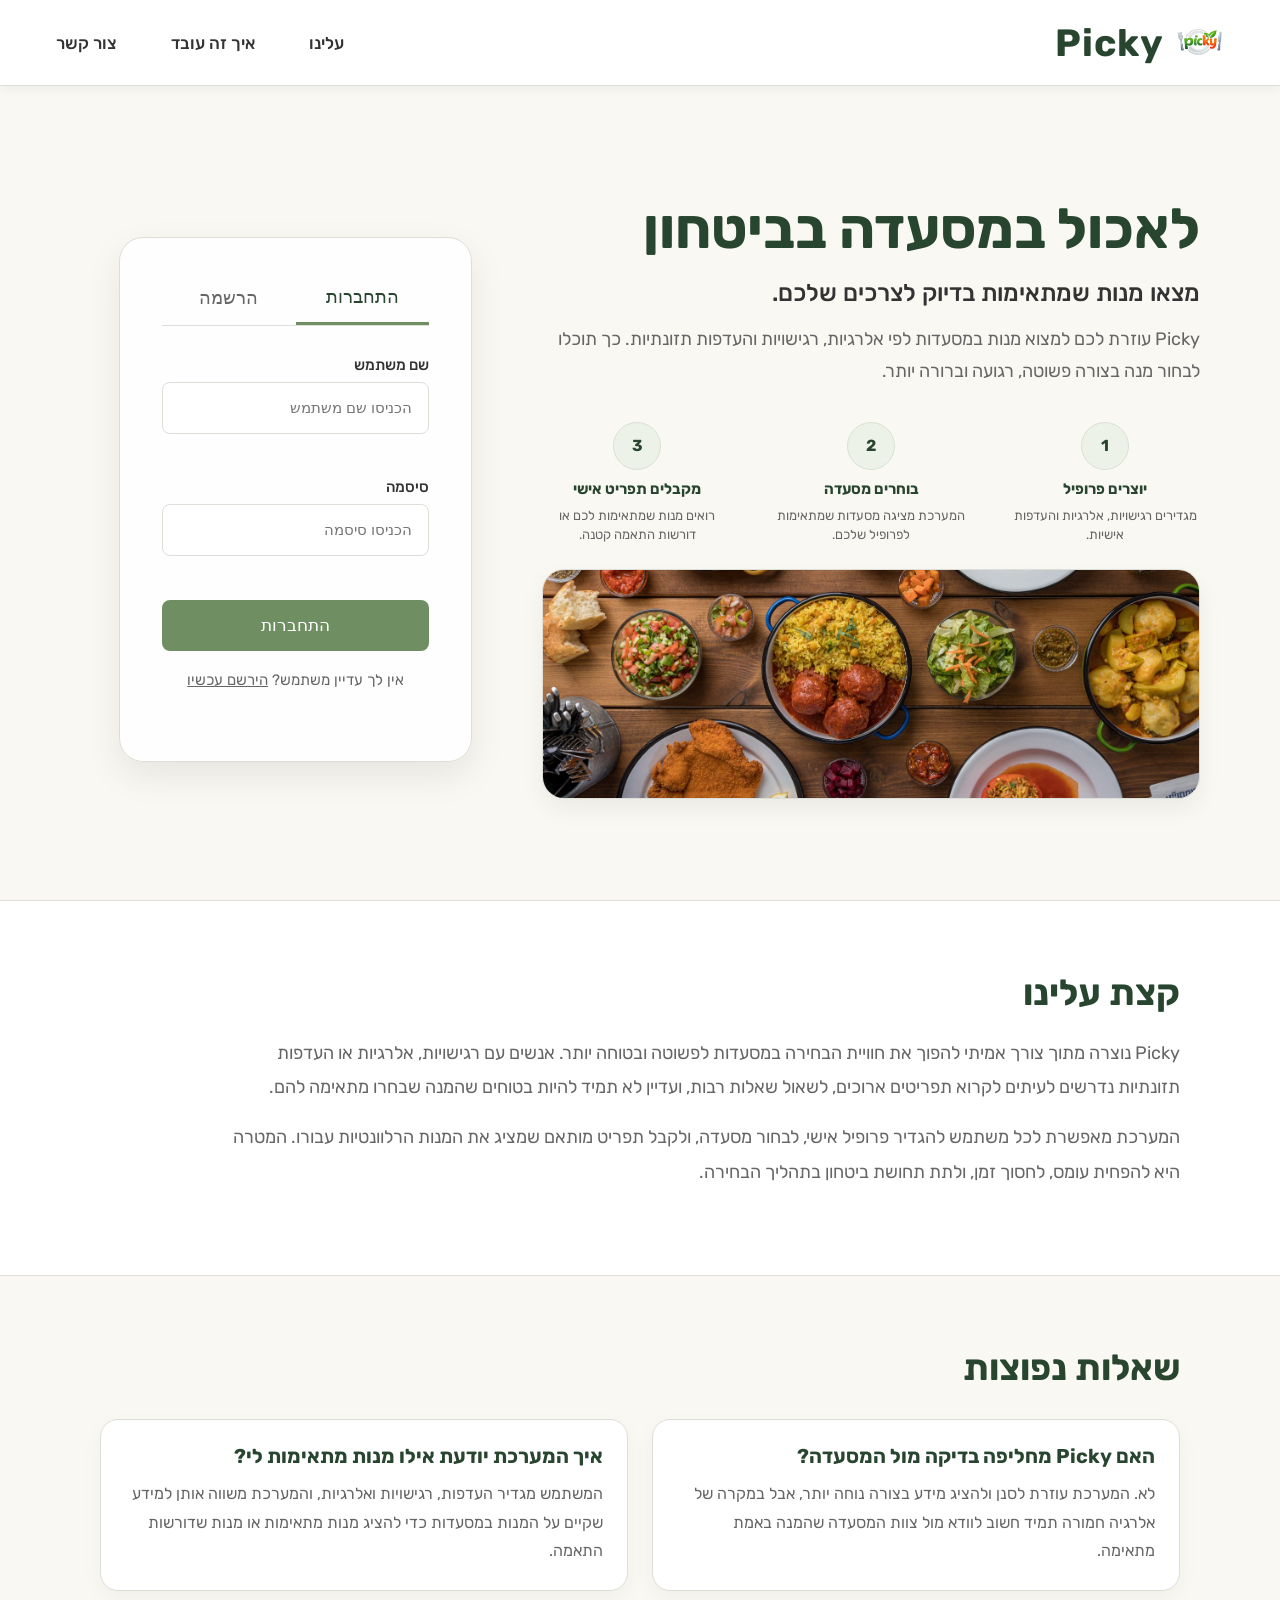
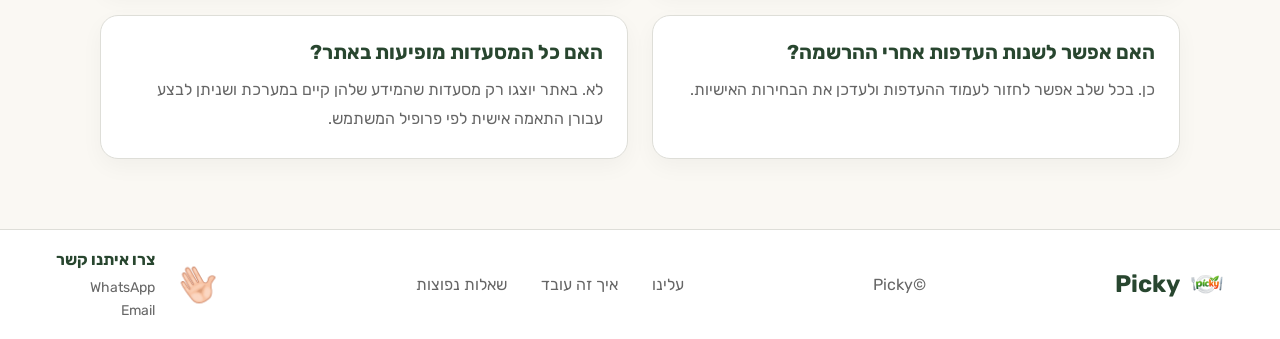
<file: index.html>
<!---------- Index page ----------
  Page that allows users to log in or sign up,
  displays information about the website and 
  frequently asked questions, 
  and provides a contact option.
-------------------------------->

<!DOCTYPE html>
<html lang="he" dir="rtl">
<head>
    <meta charset="UTF-8">
    <meta name="viewport" content="width=device-width, initial-scale=1.0">
    <title>Picky - התחברות</title>
    
    <!-- Font -->
    <link href="https://fonts.googleapis.com/css2?family=Rubik:wght@400;500;700&display=swap" rel="stylesheet">
    
    <!-- CSS file -->
    <link rel="stylesheet" href="css/index.css">

</head>

<body>

    <!-- Header -->
    <header class="site-header">
        <div class="logo-area">
            <img src="images/logo.png" alt="Picky logo" class="logo">
            <span class="site-name">Picky</span>
        </div>

            <nav class="main-nav">
            <a href="#about">עלינו</a>
            <a href="#how-it-works">איך זה עובד</a>
            <a href="#contact">צור קשר</a>
        </nav>
    </header>

        <!-- Main section of the page -->
        <main class="home-layout">

        <!-- System explanation section -->
        <section class="intro-section">

            <div class="intro-text">
                <h1>לאכול במסעדה בביטחון</h1>

                <h2>מצאו מנות שמתאימות בדיוק לצרכים שלכם.</h2>

                <p>
                    Picky עוזרת לכם למצוא מנות במסעדות לפי אלרגיות, רגישויות והעדפות תזונתיות.
                    כך תוכלו לבחור מנה בצורה פשוטה, רגועה וברורה יותר.
                </p>
            </div>

            <!-- How it works section -->
            <div id="how-it-works" class="steps-row">

                <div class="small-step">
                    <div class="step-icon">1</div>
                    <h3>יוצרים פרופיל</h3>
                    <p>מגדירים רגישויות, אלרגיות והעדפות אישיות.</p>
                </div>

                <div class="step-line"></div>

                <div class="small-step">
                    <div class="step-icon">2</div>
                    <h3>בוחרים מסעדה</h3>
                    <p>המערכת מציגה מסעדות שמתאימות לפרופיל שלכם.</p>
                </div>

                <div class="step-line"></div>

                <div class="small-step">
                    <div class="step-icon">3</div>
                    <h3>מקבלים תפריט אישי</h3>
                    <p>רואים מנות שמתאימות לכם או דורשות התאמה קטנה.</p>
                </div>

            </div>

            <div class="food-image-box">
                <img src="images/hero-food.jpg" alt="מנה במסעדה">
            </div>

        </section>

        <!-- Login form section -->
        <section class="auth-section">

            <div class="auth-card">

                <div class="auth-tabs">
                    <button class="tab active-tab" type="button" id="showLoginBtn">התחברות</button>
                    <button class="tab signup-tab" type="button" id="showRegisterBtn">הרשמה</button>
                </div>

                <form id="loginForm" class="form-box">

                    <div class="form-group">
                        <label for="username">שם משתמש</label>
                        <input 
                            type="text"
                            id="loginUsername"
                            name="username"
                            placeholder="הכניסו שם משתמש">
                        <small class="error-message" id="usernameError"></small>
                    </div>

                    <div class="form-group">
                        <label for="password">סיסמה</label>
                        <input 
                            type="password"
                            id="loginPassword"
                            name="password"
                            placeholder="הכניסו סיסמה">
                        <small class="error-message" id="passwordError"></small>
                    </div>


                    <button type="submit" class="primary-btn full-width-btn">התחברות</button>

                   
                <p class="signup-text">
                    אין לך עדיין משתמש?
                    <button type="button" id="showRegisterTextBtn" class="text-btn">הירשם עכשיו</button>
                </p>

                    <p id="loginMessage" class="form-message"></p>

                </form>

                <form id="registerForm" class="form-box hidden">

                    <div class="form-group">
                        <label for="registerFullName">שם מלא</label>
                        <input 
                            type="text"
                            id="registerFullName"
                            name="registerFullName"
                            placeholder="הכניסו שם מלא">
                    </div>

                    <div class="form-group">
                        <label for="registerUsername">שם משתמש</label>
                        <input 
                            type="text"
                            id="registerUsername"
                            name="registerUsername"
                            placeholder="בחרו שם משתמש">
                    </div>

                    <div class="form-group">
                        <label for="registerPassword">סיסמה</label>
                        <input 
                            type="password"
                            id="registerPassword"
                            name="registerPassword"
                            placeholder="בחרו סיסמה">
                    </div>

                    <div class="form-group">
                        <label for="registerConfirmPassword">אימות סיסמה</label>
                        <input 
                            type="password"
                            id="registerConfirmPassword"
                            name="registerConfirmPassword"
                            placeholder="הכניסו שוב את הסיסמה">
                    </div>

                    <button type="submit" class="primary-btn full-width-btn">יצירת משתמש</button>

                    <p class="signup-text">
                        כבר יש לך משתמש?
                        <button type="button" id="showLoginTextBtn" class="text-btn">חזרה להתחברות</button>
                    </p>

                    <p id="registerMessage" class="form-message"></p>

                </form>

            </div>

        </section>

    </main>

    <!-- Paragraph that contains the information about us -->
    <section id="about" class="about-section">
        <h2>קצת עלינו</h2>

        <p>
            Picky נוצרה מתוך צורך אמיתי להפוך את חוויית הבחירה במסעדות לפשוטה ובטוחה יותר.
            אנשים עם רגישויות, אלרגיות או העדפות תזונתיות נדרשים לעיתים לקרוא תפריטים ארוכים,
            לשאול שאלות רבות, ועדיין לא תמיד להיות בטוחים שהמנה שבחרו מתאימה להם.
        </p>

        <p>
            המערכת מאפשרת לכל משתמש להגדיר פרופיל אישי, לבחור מסעדה, ולקבל תפריט מותאם שמציג
            את המנות הרלוונטיות עבורו. המטרה היא להפחית עומס, לחסוך זמן, ולתת תחושת ביטחון בתהליך הבחירה.
        </p>
    </section>



        <!-- Frequently asked questions display -->
    <section id="faq" class="faq-section">
        <h2>שאלות נפוצות</h2>

        <div class="faq-container">

            <div class="faq-item">
                <h3>האם Picky מחליפה בדיקה מול המסעדה?</h3>
                <p>
                    לא. המערכת עוזרת לסנן ולהציג מידע בצורה נוחה יותר, אבל במקרה של אלרגיה חמורה
                    תמיד חשוב לוודא מול צוות המסעדה שהמנה באמת מתאימה.
                </p>
            </div>

            <div class="faq-item">
                <h3>איך המערכת יודעת אילו מנות מתאימות לי?</h3>
                <p>
                    המשתמש מגדיר העדפות, רגישויות ואלרגיות, והמערכת משווה אותן למידע שקיים על המנות
                    במסעדות כדי להציג מנות מתאימות או מנות שדורשות התאמה.
                </p>
            </div>

            <div class="faq-item">
                <h3>האם אפשר לשנות העדפות אחרי ההרשמה?</h3>
                <p>
                    כן. בכל שלב אפשר לחזור לעמוד ההעדפות ולעדכן את הבחירות האישיות.
                </p>
            </div>

            <div class="faq-item">
                <h3>האם כל המסעדות מופיעות באתר?</h3>
                <p>
                    לא. באתר יוצגו רק מסעדות שהמידע שלהן קיים במערכת ושניתן לבצע עבורן התאמה אישית
                    לפי פרופיל המשתמש.
                </p>
            </div>

        </div>
    </section>

    <!-- Site footer -->
    <footer id="contact" class="site-footer">

        <div class="footer-logo">
            <img src="images/logo.png" alt="Picky logo">
            <span>Picky</span>
        </div>

        <p>©Picky</p>

        <div class="footer-links">
            <a href="#about">עלינו</a>
            <a href="#how-it-works">איך זה עובד</a>
            <a href="#faq">שאלות נפוצות</a>        </div>

        <!-- Contact section -->
        <div class="contact-links">

            <img src="images/wave-hand.gif" alt="יד מנופפת" class="contact-wave-gif">

            <div class="contact-text">
                <h3>צרו איתנו קשר</h3>

                <a href="https://wa.me/972585210521" target="_blank">
                    WhatsApp
                </a>

                <a 
                    href="https://mail.google.com/mail/?view=cm&fs=1&to=omershah@post.bgu.ac.il"
                    target="_blank">
                    Email
                </a>
            </div>

        </div>

    </footer>

    <!-- Link to the JavaScript file -->
    <script src="js/users.js"></script>
    </body>
    </html>
</file>
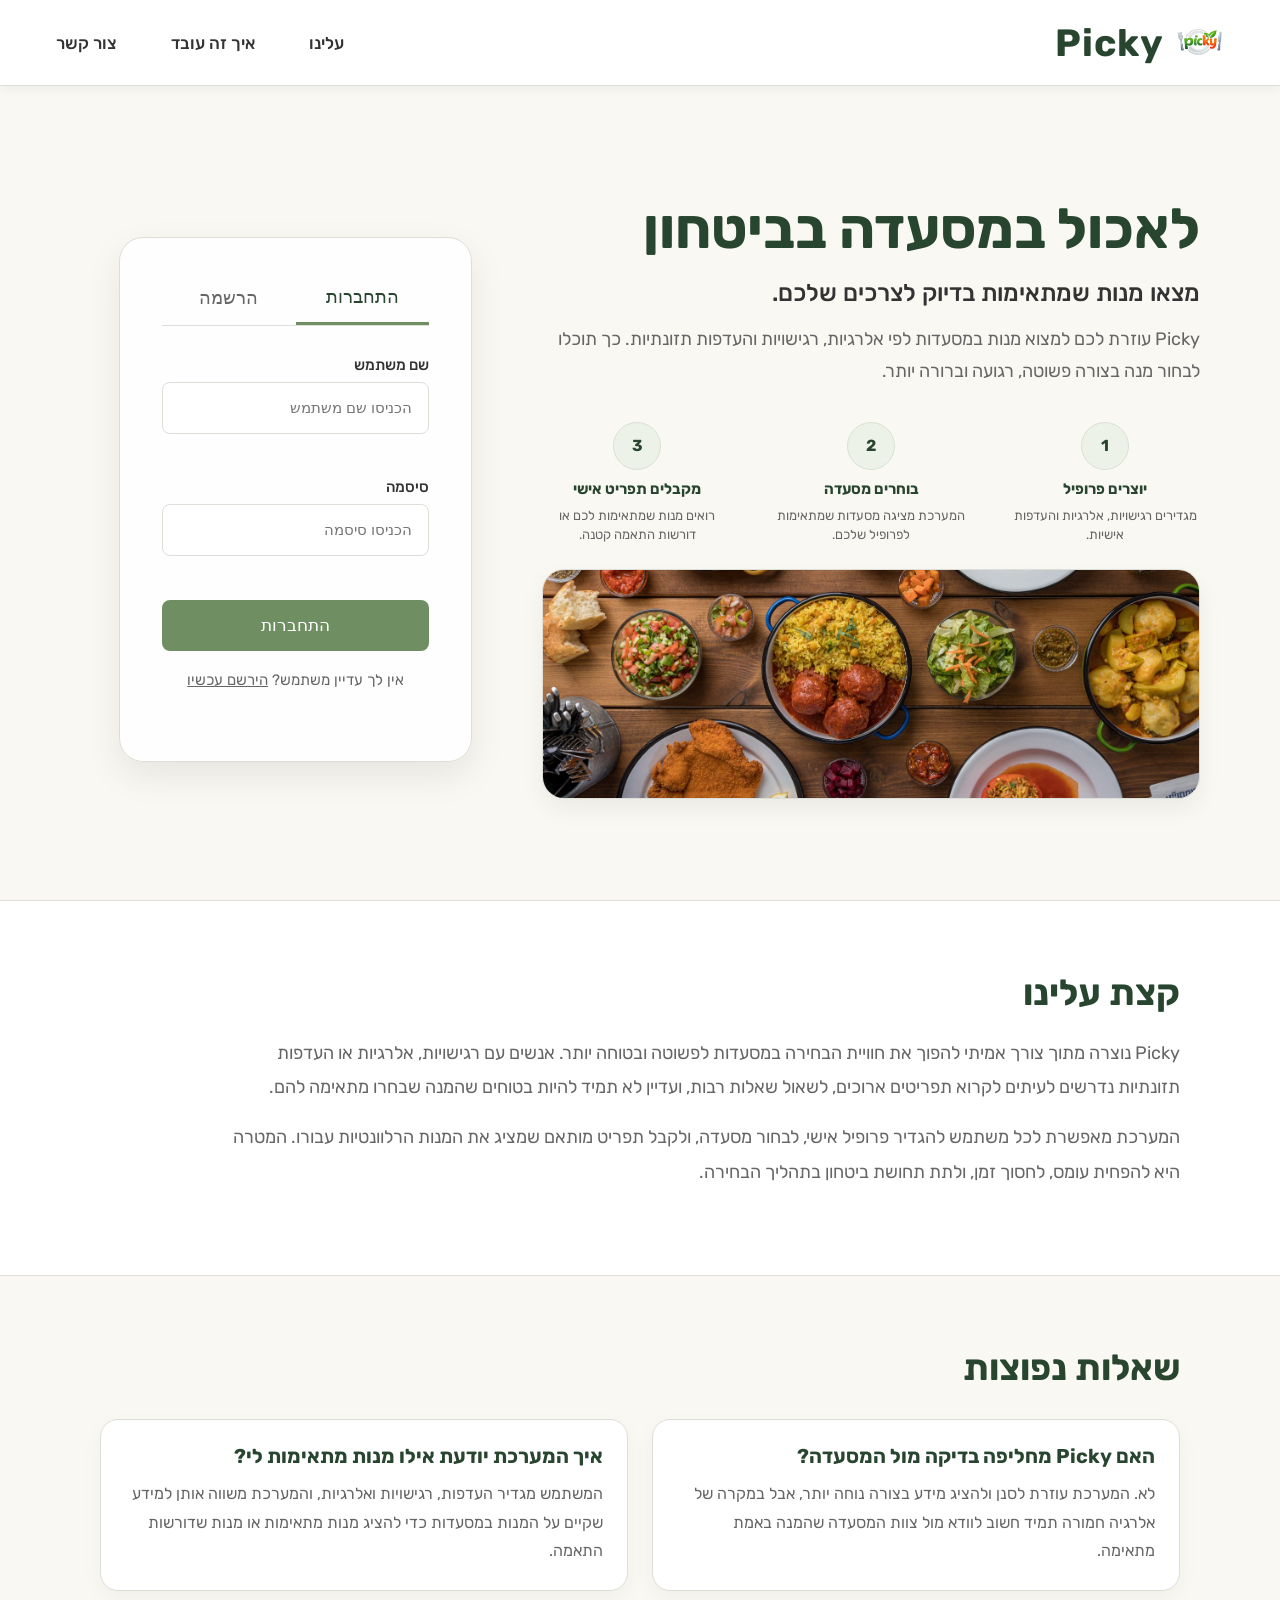
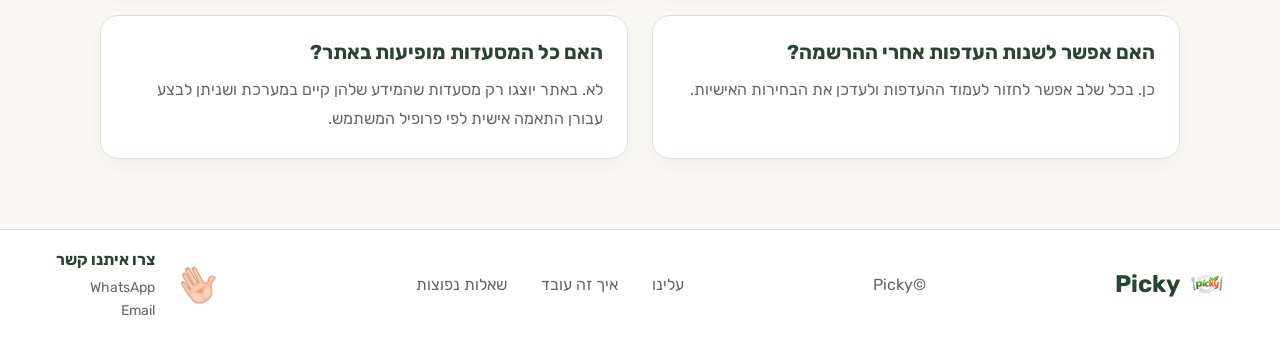
<file: home.html>
<!---------- Home page ----------
  Opens after the user logs into the system.
  Contains explanations about the website,
  a summary of the user's preferences, and 
  links to the preference settings and restaurant 
  selection pages.
-------------------------------->

<!DOCTYPE html>
<html lang="he" dir="rtl">
<head>
    <meta charset="UTF-8">
    <meta name="viewport" content="width=device-width, initial-scale=1.0">
    <title>Picky | עמוד הבית</title>

    <!-- Font -->
    <link href="https://fonts.googleapis.com/css2?family=Rubik:wght@400;500;600;700&display=swap" rel="stylesheet">

    <!-- CSS file -->
    <link rel="stylesheet" href="css/home.css">
</head>

<body>

    <!-- Header -->
    <header class="site-header">

        <a href="home.html" class="logo-area">
            <img src="images/logo.png" alt="הלוגו של Picky" class="site-logo">
        </a>

        <nav class="main-nav">
            <a href="home.html" class="active-link">
                <span>⌂</span>
                בית
            </a>

            <a href="preferences.html">
                <span>♡</span>
                העדפות
            </a>

            <a href="restaurants.html">
                <span>⌖</span>
                מסעדות
            </a>
        </nav>

       <a href="#" id="logoutBtn" class="logout-btn">
            <span>⇱</span>
            התנתקות
        </a>

    </header>

    <!-- Main Content -->
    <main class="page-container">

        <!-- Hero Section -->
        <section class="hero-section">

            <div class="hero-text">
                <h1 id="welcomeUser">ברוכים הבאים לPicky</h1>
                <p>
                    Picky עוזרת לכם למצוא מנות במסעדות שמתאימות לאלרגיות,
                    רגישויות והעדפות תזונתיות כדי שתוכלו לבחור מה לאכול
                    בצורה פשוטה, ברורה ובטוחה יותר.
                </p>

                <div class="hero-buttons">
                    <a href="preferences.html" class="primary-btn">
                        ⚙ עדכון העדפות
                    </a>

                    <a href="restaurants.html" class="outline-btn">
                        🔍 חיפוש מסעדות
                    </a>
                </div>
            </div>

           <div class="hero-image slider">
                <img
                    id="heroSliderImage"
                    src="images/home-slider/1.png"
                    alt="תמונת אוכל מתחלפת באתר Picky">

                <div class="slider-dots">
                    <span class="dot active-dot"></span>
                    <span class="dot"></span>
                    <span class="dot"></span>
                    <span class="dot"></span>
                    <span class="dot"></span>
                    <span class="dot"></span>
                    <span class="dot"></span>
                    <span class="dot"></span>
                </div>
            </div>

        </section>

        <!-- Cards Section -->
        <section class="cards-grid">

            <!-- Profile Card -->
            <article class="dashboard-card profile-card">

                <div class="profile-header">
                    <div>
                        <h2>סיכום הפרופיל שלך</h2>
                        <p id="profilePreferencesText">העדפות התזונה שנשמרו במערכת.</p>                    </div>

                </div>

                <div class="tags-row" id="profilePreferencesTags">
                    <!-- כאן יוצגו ההעדפות שנשמרו למשתמש -->
                </div>

                <div class="card-note">
                    <p id="profilePreferencesNote">
                        נשתמש בהעדפות האלו כדי לסנן רכיבים ומנות שלא מתאימים לך.
                    </p>
                </div>

                <a href="preferences.html" class="bottom-link" id="profilePreferencesLink">
                    צפייה בכל ההעדפות
                    <span>←</span>
                </a>

            </article>

            <!-- How It Works Card -->
            <article class="dashboard-card how-card">

                <h2>איך זה עובד?</h2>

                <div class="steps-line">

                    <div class="step">
                        <div class="step-icon">⚙</div>
                        <div class="step-number">1</div>
                        <h3>מגדירים העדפות</h3>
                        <p>מזינים רגישויות, אלרגיות והעדפות תזונתיות.</p>
                    </div>

                    <div class="step">
                        <div class="step-icon">⌖</div>
                        <div class="step-number">2</div>
                        <h3>בוחרים מסעדה</h3>
                        <p>בוחרים עיר ומסעדה מתוך המאגר באתר.</p>
                    </div>

                    <div class="step">
                        <div class="step-icon">▣</div>
                        <div class="step-number">3</div>
                        <h3>מקבלים תפריט</h3>
                        <p>צופים במנות שמתאימות לפרופיל האישי שלך.</p>
                    </div>

                </div>
        </section>

    </main>

    <!-- Footer -->
    <footer class="site-footer">

        <div class="footer-logo">
            <img src="images/logo.png" alt="Picky logo">
            <span>Picky</span>
        </div>

        <p>Picky©</p>

        <!-- Contact section -->
        <div class="contact-links">

            <img src="images/wave-hand.gif" alt="יד מנופפת" class="contact-wave-gif">

            <div class="contact-text">
                <h3>צרו איתנו קשר</h3>

                <a href="https://wa.me/972585210521" target="_blank">
                    WhatsApp
                </a>

                <a 
                    href="https://mail.google.com/mail/?view=cm&fs=1&to=omershah@post.bgu.ac.il"
                    target="_blank">
                    Email
                </a>
            </div>

        </div>

    </footer>
    
    <script src="js/home.js"></script>
</body>
</html>
</file>
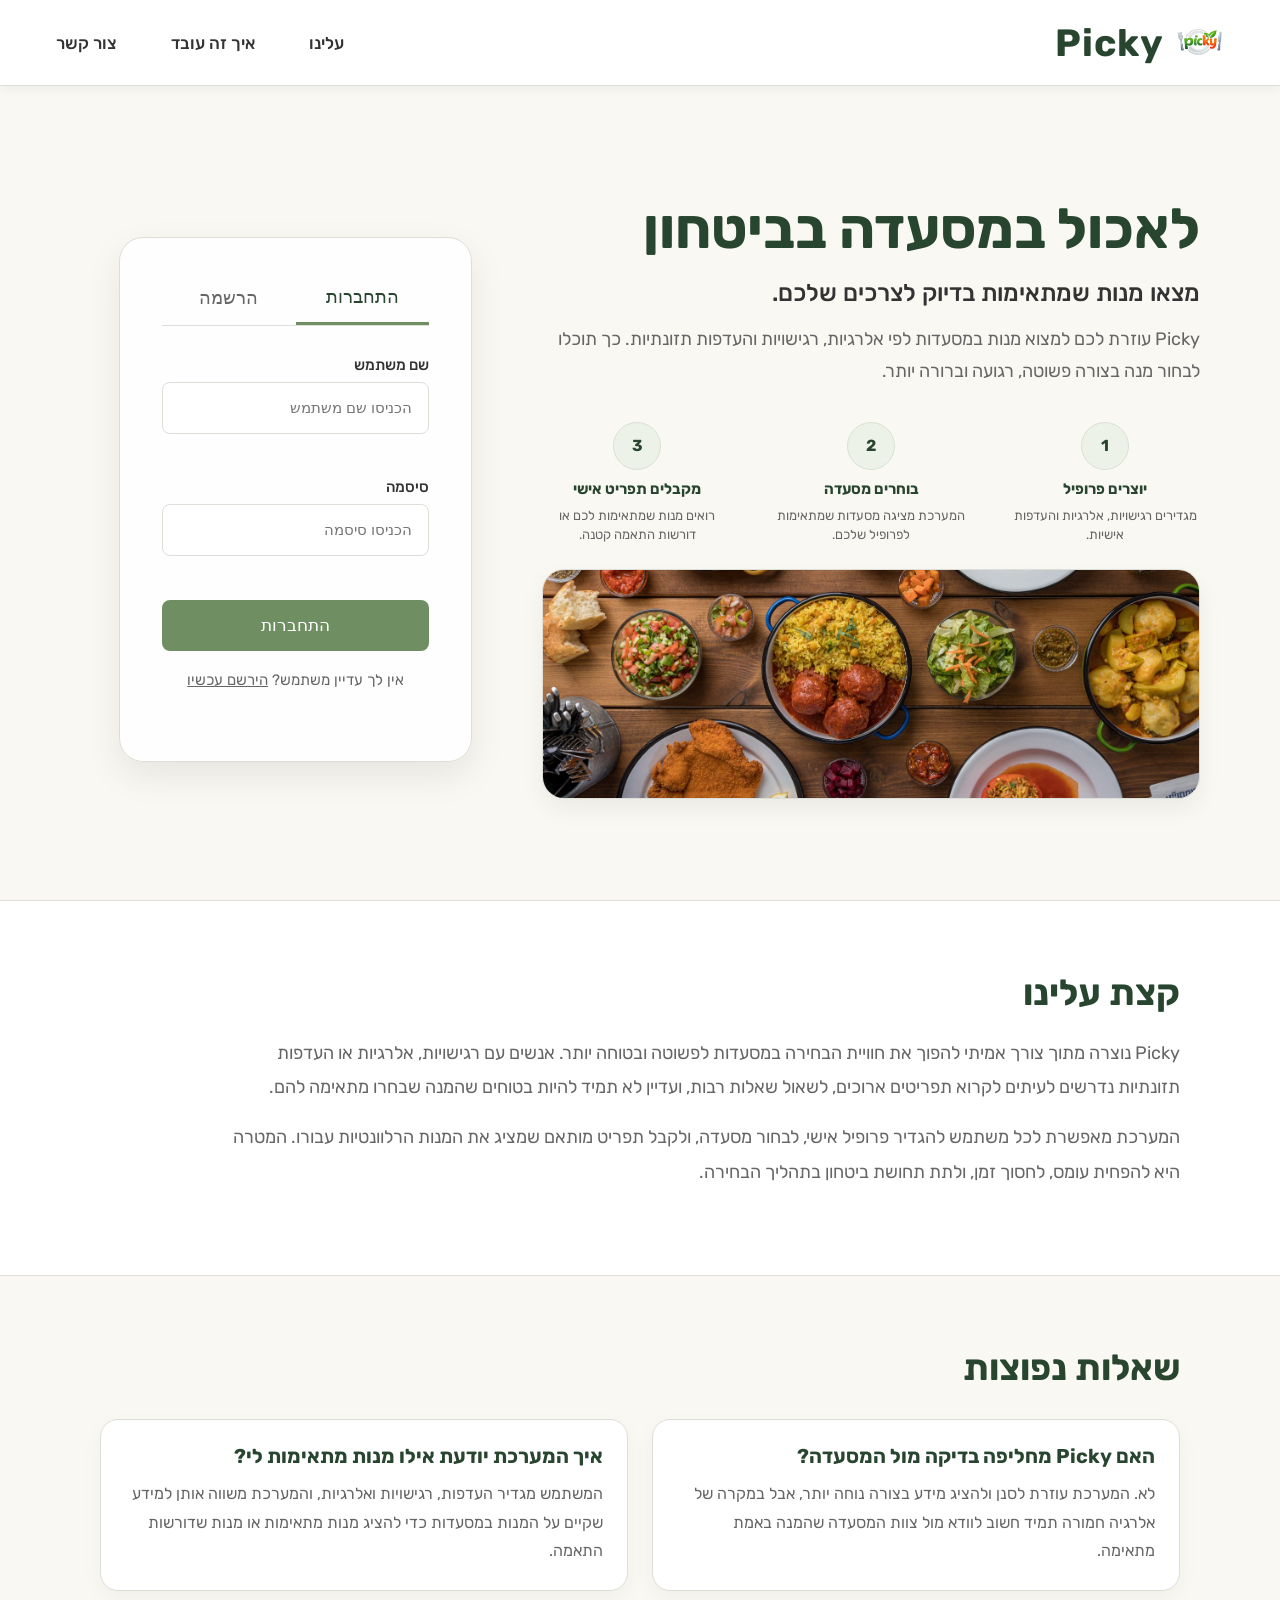
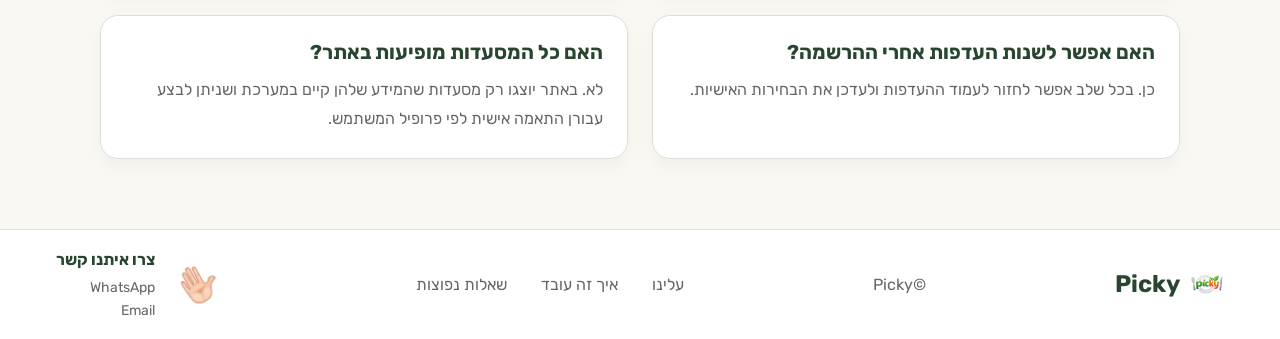
<file: menu.html>
<!---------- Menu page ----------
  Page that displays the selected restaurant name, 
  its address, and the relevant dishes from the 
  menu based on the user's preferences. It also 
  includes an option to go back and choose another restaurant.
-------------------------------->

<!DOCTYPE html>
<html lang="he" dir="rtl">
<head>
    <meta charset="UTF-8">
    <meta name="viewport" content="width=device-width, initial-scale=1.0">
    <title>Picky | תפריט מסעדה</title>

    <!-- Font -->
    <link href="https://fonts.googleapis.com/css2?family=Rubik:wght@400;500;600;700&display=swap" rel="stylesheet">
    
    <!-- CSS file -->
    <link rel="stylesheet" href="css/home.css">
</head>

<body>

    <!-- Header -->
    <header class="site-header">

        <a href="home.html" class="logo-area">
            <img src="images/logo.png" alt="הלוגו של Picky" class="site-logo">
        </a>

        <nav class="main-nav">
            <a href="home.html">
                <span>⌂</span>
                בית
            </a>

            <a href="preferences.html">
                <span>♡</span>
                העדפות
            </a>

            <a href="restaurants.html">
                <span>⌖</span>
                מסעדות
            </a>
        </nav>

        <a href="index.html" class="logout-btn">
            <span>⇱</span>
            התנתקות
        </a>

    </header>

    <main class="page-container">

        <section class="menu-page-hero">

            <div>
                <span class="page-kicker">תפריט מסעדה</span>

                <h1 id="restaurantName">טוען מסעדה...</h1>

                <p id="restaurantDescription">
                    כאן יוצגו המנות של המסעדה שבחרתם.
                </p>
            </div>

            <div class="selected-restaurant-box">

                <p>המסעדה שנבחרה:</p>

                <h2 id="selectedRestaurantName">---</h2>

                <span id="selectedRestaurantAddress">---</span>

                <a href="restaurants.html" class="back-btn">
                    חזרה לבחירת מסעדה
                </a>

            </div>

        </section>

        <section class="results-area menu-page-results">

            <div class="section-title-row">
                <div>
                    <h2>מנות במסעדה</h2>
                    <p id="menuSubtitle">
                        בחרתם מסעדה, ועכשיו אפשר לראות את המנות שלה.
                    </p>
                </div>
            </div>

            <div id="menuResults" class="menu-results"></div>

        </section>

    </main>

    <!-- Site footer -->
    <footer class="site-footer">

        <div class="footer-logo">
            <img src="images/logo.png" alt="Picky logo">
            <span>Picky</span>
        </div>

        <p>Picky©</p>

        <!-- Contact section -->
        <div class="contact-links">

            <img src="images/wave-hand.gif" alt="יד מנופפת" class="contact-wave-gif">

            <div class="contact-text">
                <h3>צרו איתנו קשר</h3>

                <a href="https://wa.me/972585210521" target="_blank">
                    WhatsApp
                </a>

                <a 
                    href="https://mail.google.com/mail/?view=cm&fs=1&to=omersba@gmail.com"
                    target="_blank">
                    Email
                </a>
            </div>

        </div>

    </footer>

    <script src="js/data.js"></script>
    <script src="js/menu.js"></script>

</body>
</html>
</file>
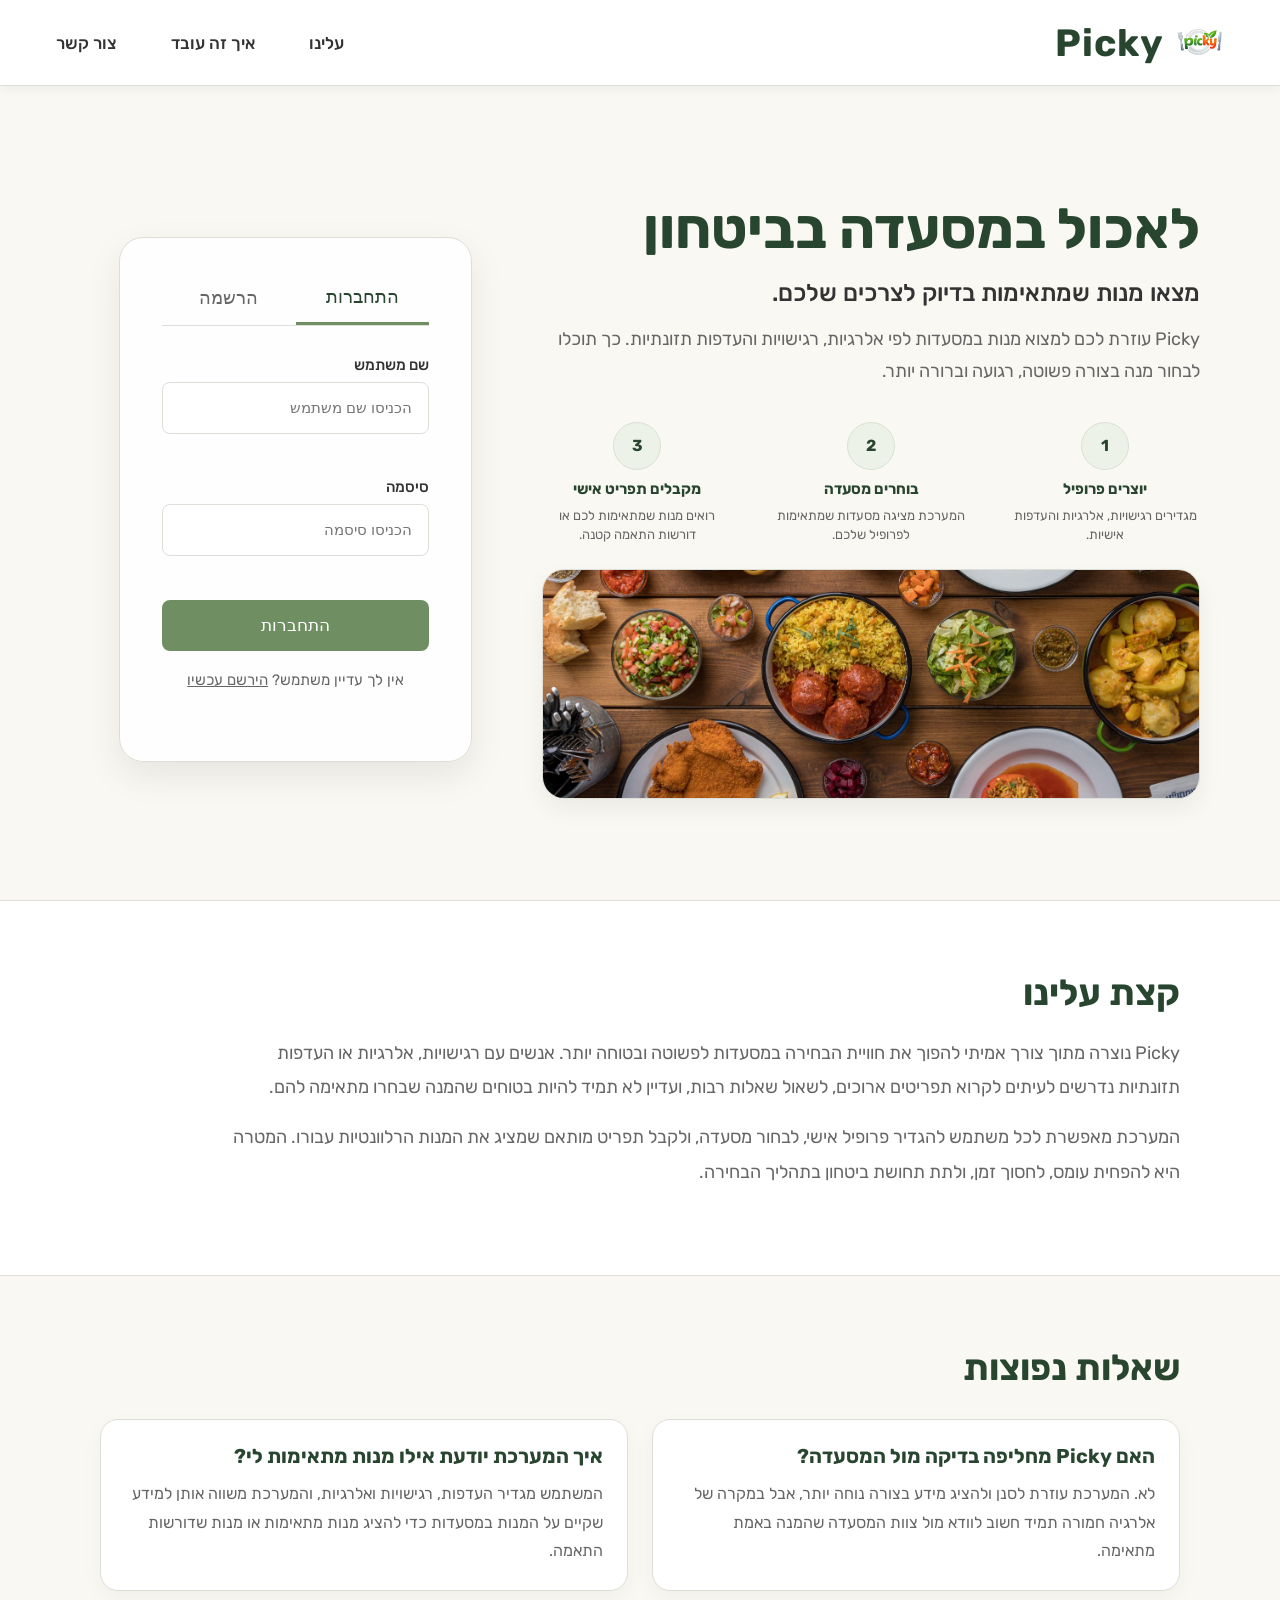
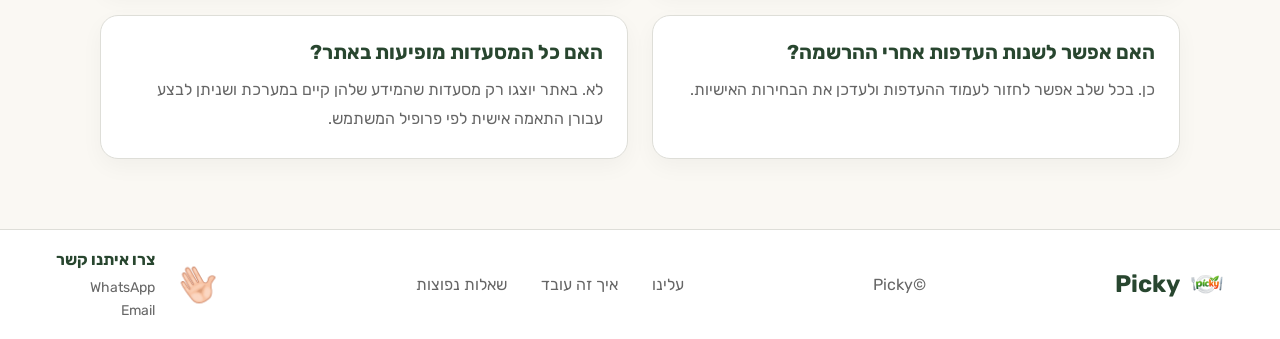
<file: preferences.html>
<!---------- Preferences page ----------
  Page that allows users to set their dietary preferences,
  allergies, and other considerations for restaurant selection.
-------------------------------->

<!DOCTYPE html>
<html lang="he" dir="rtl">
<head>
    <meta charset="UTF-8">
    <meta name="viewport" content="width=device-width, initial-scale=1.0">
    <title>Picky | העדפות תזונתיות</title>

    <!-- Font -->
    <link href="https://fonts.googleapis.com/css2?family=Rubik:wght@400;500;600;700&display=swap" rel="stylesheet">
    
    <!-- CSS file -->
    <link rel="stylesheet" href="css/home.css">
</head>

<body>

    <!-- Header -->
    <header class="site-header">

        <a href="home.html" class="logo-area">
            <img src="images/logo.png" alt="הלוגו של Picky" class="site-logo">
        </a>

        <nav class="main-nav">
            <a href="home.html">
                <span>⌂</span>
                בית
            </a>

            <a href="preferences.html" class="active-link">
                <span>♡</span>
                העדפות
            </a>

            <a href="restaurants.html">
                <span>⌖</span>
                מסעדות
            </a>
        </nav>

        <a href="index.html" class="logout-btn">
            <span>⇱</span>
            התנתקות
        </a>

    </header>

    <main class="page-container">

        <section class="preferences-hero">

            <span class="page-kicker">התאמה אישית</span>

            <h1>העדפות תזונתיות</h1>

            <p>
                סמנו את ההעדפות, הרגישויות והרכיבים שתרצו להימנע מהם.
                לפי הבחירות האלו המערכת תציג לכם מסעדות, מנות והערות התאמה רלוונטיות בלבד.
            </p>

        </section>

        <section class="preferences-wrapper">

            <form id="preferencesForm" class="preferences-form">

                <div class="preferences-section">

                    <h2>1. העדפות תזונתיות</h2>

                    <p class="section-helper">
                        בחרו את סוגי ההתאמה שרלוונטיים לכם.
                    </p>

                    <div class="checkbox-group">

                        <label class="checkbox-option">
                            <input type="checkbox" name="dietary" value="vegetarian">
                            צמחוני
                        </label>

                        <label class="checkbox-option">
                            <input type="checkbox" name="dietary" value="vegan">
                            טבעוני
                        </label>

                        <label class="checkbox-option">
                            <input type="checkbox" name="dietary" value="gluten-free">
                            ללא גלוטן
                        </label>

                        <label class="checkbox-option">
                            <input type="checkbox" name="dietary" value="lactose-free">
                            ללא לקטוז
                        </label>

                        <label class="checkbox-option">
                            <input type="checkbox" name="dietary" value="kosher">
                            כשר
                        </label>

                    </div>

                </div>

                <div class="preferences-section">

                    <h2>2. אלרגיות ורגישויות</h2>

                    <p class="section-helper warning-text">
                        שימו לב: במקרה של אלרגיה חמורה או סכנת חיים, חובה לוודא מול צוות המסעדה.
                    </p>

                    <div class="checkbox-group">

                        <label class="checkbox-option">
                            <input type="checkbox" name="allergens" value="peanuts">
                            בוטנים
                        </label>

                        <label class="checkbox-option">
                            <input type="checkbox" name="allergens" value="milk">
                            חלב
                        </label>

                        <label class="checkbox-option">
                            <input type="checkbox" name="allergens" value="egg">
                            ביצים
                        </label>

                        <label class="checkbox-option">
                            <input type="checkbox" name="allergens" value="soy">
                            סויה
                        </label>

                        <label class="checkbox-option">
                            <input type="checkbox" name="allergens" value="sesame">
                            שומשום
                        </label>

                        <label class="checkbox-option">
                            <input type="checkbox" name="allergens" value="tree-nuts">
                            אגוזים
                        </label>

                        <label class="checkbox-option">
                            <input type="checkbox" name="allergens" value="fish">
                            דגים
                        </label>

                    </div>

                </div>

                <div class="preferences-section">

                    <h2>3. רכיבים שנעדיף להשאיר מחוץ לצלחת</h2>

                    <p class="section-helper">
                        אפשר לבחור כמה רכיבים. המערכת תציג הערות התאמה רק אם יש קשר לרכיבים שבחרתם.
                    </p>

                    <div class="checkbox-group dislikes-group">

                        <label class="checkbox-option">
                            <input type="checkbox" name="dislikes" value="cilantro">
                            כוסברה
                        </label>

                        <label class="checkbox-option">
                            <input type="checkbox" name="dislikes" value="tomato">
                            עגבנייה
                        </label>

                        <label class="checkbox-option">
                            <input type="checkbox" name="dislikes" value="onion">
                            בצל
                        </label>

                        <label class="checkbox-option">
                            <input type="checkbox" name="dislikes" value="garlic">
                            שום
                        </label>

                        <label class="checkbox-option">
                            <input type="checkbox" name="dislikes" value="mushrooms">
                            פטריות
                        </label>

                        <label class="checkbox-option">
                            <input type="checkbox" name="dislikes" value="eggplant">
                            חציל
                        </label>

                        <label class="checkbox-option">
                            <input type="checkbox" name="dislikes" value="olives">
                            זיתים
                        </label>

                        <label class="checkbox-option">
                            <input type="checkbox" name="dislikes" value="hot-pepper">
                            פלפל חריף
                        </label>

                        <label class="checkbox-option">
                            <input type="checkbox" name="dislikes" value="bell-pepper">
                            פלפל אדום / גמבה
                        </label>

                        <label class="checkbox-option">
                            <input type="checkbox" name="dislikes" value="cucumber">
                            מלפפון
                        </label>

                        <label class="checkbox-option">
                            <input type="checkbox" name="dislikes" value="corn">
                            תירס
                        </label>

                        <label class="checkbox-option">
                            <input type="checkbox" name="dislikes" value="peas">
                            אפונה
                        </label>

                        <label class="checkbox-option">
                            <input type="checkbox" name="dislikes" value="mayonnaise">
                            מיונז
                        </label>

                        <label class="checkbox-option">
                            <input type="checkbox" name="dislikes" value="mustard">
                            חרדל
                        </label>

                        <label class="checkbox-option">
                            <input type="checkbox" name="dislikes" value="tuna">
                            טונה
                        </label>

                        <label class="checkbox-option">
                            <input type="checkbox" name="dislikes" value="cinnamon">
                            קינמון
                        </label>

                        <label class="checkbox-option">
                            <input type="checkbox" name="dislikes" value="dill">
                            שמיר
                        </label>

                        <label class="checkbox-option">
                            <input type="checkbox" name="dislikes" value="parsley">
                            פטרוזיליה
                        </label>

                        <label class="checkbox-option">
                            <input type="checkbox" name="dislikes" value="broccoli">
                            ברוקולי
                        </label>

                    </div>

                </div>

                <!-- Feedback message for the user and an option to send an email suggesting additional restrictions -->
                <div class="preferences-feedback">
                    <p>
                        יש העדפה שהייתם רוצים לסנן לפיה ולא מצאתם פה? נשמח להשתפר!
                        <br>

                        <a 
                            href="https://mail.google.com/mail/?view=cm&fs=1&to=omersba@gmail.com&su=%D7%94%D7%A6%D7%A2%D7%94%20%D7%9C%D7%94%D7%95%D7%A1%D7%A4%D7%AA%20%D7%94%D7%A2%D7%93%D7%A4%D7%94%20%D7%AA%D7%96%D7%95%D7%A0%D7%AA%D7%99%D7%AA&body=%D7%90%D7%A0%D7%97%D7%A0%D7%95%20%D7%AA%D7%9E%D7%99%D7%93%20%D7%A9%D7%9E%D7%97%D7%99%D7%9D%20%D7%9C%D7%94%D7%A9%D7%AA%D7%A4%D7%A8%21%0A%D7%99%D7%A9%20%D7%9C%D7%9A%20%D7%94%D7%A2%D7%93%D7%A4%D7%95%D7%AA%20%D7%AA%D7%96%D7%95%D7%A0%D7%AA%D7%99%D7%95%D7%AA%20%D7%90%D7%97%D7%A8%D7%95%D7%AA%3F%20%D7%A0%D7%A9%D7%9E%D7%97%20%D7%9C%D7%A9%D7%9E%D7%95%D7%A2."
                            target="_blank">
                            שלחו לנו מייל
                        </a>

                        ונוסיף אותה לאתר בהקדם 😊
                    </p>
                </div>

                <div class="preferences-actions">

                    <button type="submit" class="primary-btn">
                        שמירת העדפות והמשך למסעדות
                    </button>

                    <button type="button" id="clearPreferencesBtn" class="secondary-btn">
                        ניקוי בחירות
                    </button>

                </div>

                <p id="preferencesMessage" class="preferences-message"></p>

            </form>

        </section>

    </main>
    
    <!-- Site footer -->
    <footer class="site-footer">

        <div class="footer-logo">
            <img src="images/logo.png" alt="Picky logo">
            <span>Picky</span>
        </div>

        <p>Picky©</p>

        <!-- Contact section -->
        <div class="contact-links">

            <img src="images/wave-hand.gif" alt="יד מנופפת" class="contact-wave-gif">

            <div class="contact-text">
                <h3>צרו איתנו קשר</h3>

                <a href="https://wa.me/972585210521" target="_blank">
                    WhatsApp
                </a>

                <a 
                    href="https://mail.google.com/mail/?view=cm&fs=1&to=omershah@post.bgu.ac.il"
                    target="_blank">
                    Email
                </a>
            </div>

        </div>

    </footer>

    <script src="js/preferences.js"></script>

</body>
</html>
</file>
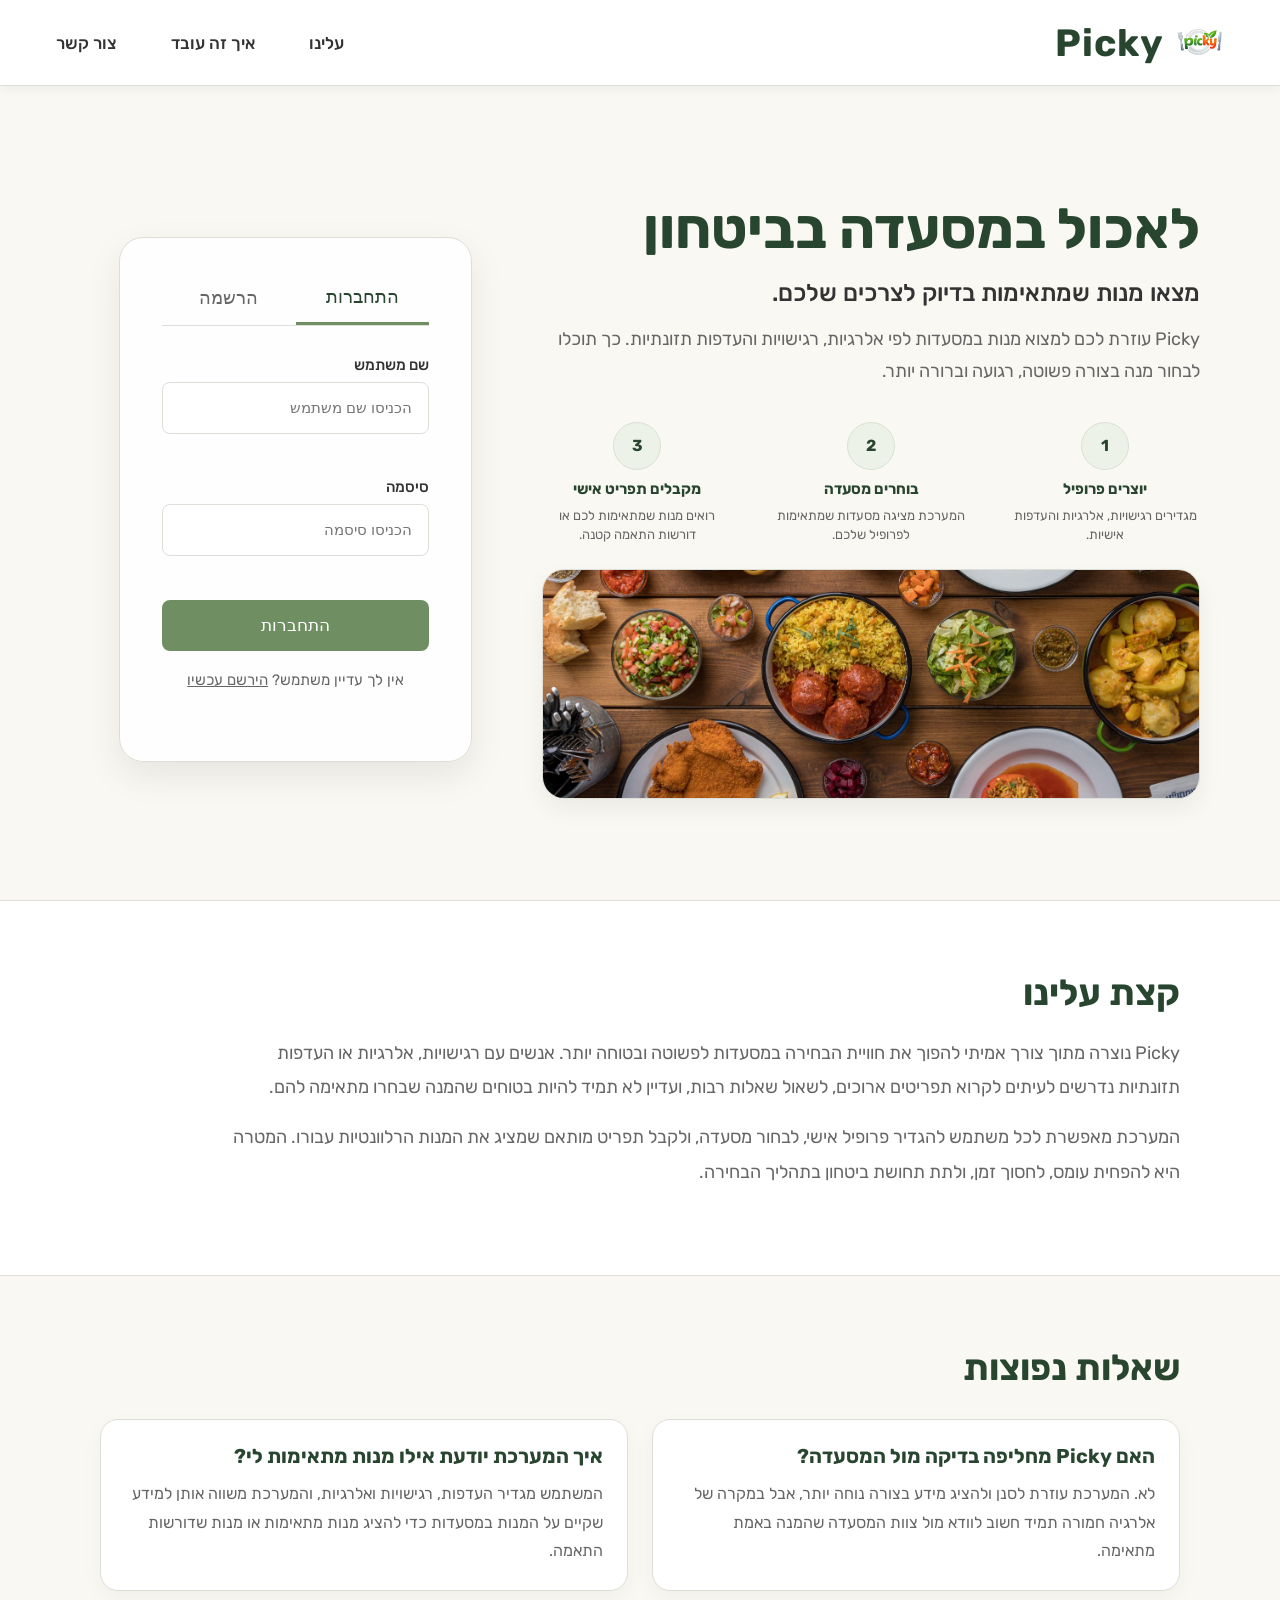
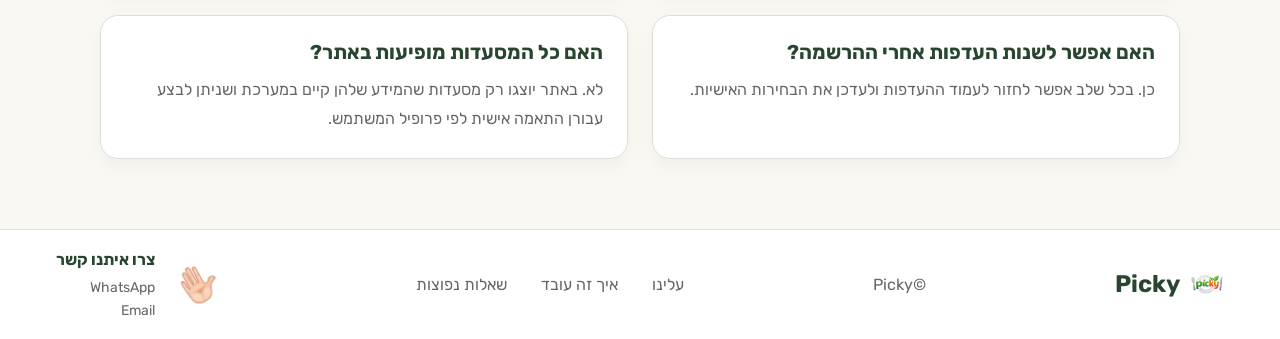
<file: restaurants.html>
<!---------- Restaurants page ----------
 Page where a list of cities is first displayed for
  the user to choose from. Based on the selected city,
  the relevant restaurants in that city are displayed,
  with each restaurant showing how many dishes match the 
  user's defined preferences.
-------------------------------->

<!DOCTYPE html>
<html lang="he" dir="rtl">
<head>
    <meta charset="UTF-8">
    <meta name="viewport" content="width=device-width, initial-scale=1.0">
    <title>Picky | בחירת מסעדה</title>

    <!-- Font -->
    <link href="https://fonts.googleapis.com/css2?family=Rubik:wght@400;500;600;700&display=swap" rel="stylesheet">
    
    <!-- CSS file -->    
    <link rel="stylesheet" href="css/home.css">
</head>

<body>
    
    <!-- Header -->
    <header class="site-header">

        <a href="home.html" class="logo-area">
            <img src="images/logo.png" alt="הלוגו של Picky" class="site-logo">
        </a>

        <nav class="main-nav">
            <a href="home.html">
                <span>⌂</span>
                בית
            </a>

            <a href="preferences.html">
                <span>♡</span>
                העדפות
            </a>

            <a href="restaurants.html" class="active-link">
                <span>⌖</span>
                מסעדות
            </a>
        </nav>

        <a href="index.html" class="logout-btn">
            <span>⇱</span>
            התנתקות
        </a>

    </header>

    <main class="page-container">

        <section class="restaurants-hero">

            <div class="restaurants-hero-text">
                <span class="page-kicker">בחירת מסעדה</span>

                <h1>בחרו מיקום ומצאו מסעדה שמתאימה לכם</h1>

                <p>
                    בחרו עיר מהרשימה, ולאחר מכן יוצגו המסעדות הזמינות באותו אזור.
                    לאחר בחירת מסעדה, תעברו לעמוד תפריט שבו יוצגו כל המנות של המסעדה.
                </p>
            </div>

            <form class="location-box" id="locationForm">

                <label for="citySelect">איפה תרצו לאכול?</label>

                <div class="location-row">
                    <select id="citySelect" required>
                        <option value="">בחרו עיר</option>
                        <option value="beer-sheva">באר שבע</option>
                        <option value="haifa">חיפה</option>
                        <option value="ashdod">אשדוד</option>
                        <option value="tel-aviv">תל אביב</option>
                    </select>

                    <button type="submit" class="primary-btn">
                        הצג מסעדות
                    </button>
                </div>

                <p id="locationMessage" class="helper-message">
                    לאחר בחירת עיר תופיע כאן רשימת המסעדות הרלוונטיות.
                </p>

            </form>

        </section>

        <section class="content-grid">

        <aside class="side-card">

            <h2 id="restaurantPreferencesTitle">העדפות המשתמש</h2>
            
            <div class="active-preferences" id="restaurantUserPreferences">
                <!-- כאן יוצגו ההעדפות של המשתמש המחובר -->
            </div>

            <p id="restaurantPreferencesText">
                ההעדפות האלו משמשות לסינון ולהצגת הערות התאמה רלוונטיות בלבד.
            </p>

            <a href="preferences.html" class="bottom-link" id="restaurantPreferencesLink">
                לעדכון העדפות
                <span>←</span>
            </a>

        </aside>

            <section class="results-area" id="restaurantsSection">

                <div class="section-title-row">
                    <div>
                        <h2 id="resultsTitle">מסעדות זמינות</h2>
                        <p id="resultsSubtitle">בחרו עיר כדי להתחיל.</p>
                    </div>
                </div>

                <div id="restaurantsList" class="restaurants-results">

                    <div class="empty-state">
                        <span>⌖</span>
                        <h3>עדיין לא נבחר מיקום</h3>
                        <p>בחרו עיר בחלק העליון של העמוד כדי לראות מסעדות.</p>
                    </div>

                </div>

            </section>

        </section>

    </main>
    
<!-- Site footer -->
<footer class="site-footer">

    <div class="footer-logo">
        <img src="images/logo.png" alt="Picky logo">
        <span>Picky</span>
    </div>

    <p>Picky©</p>

    <!-- Contact section -->
    <div class="contact-links">

        <img src="images/wave-hand.gif" alt="יד מנופפת" class="contact-wave-gif">

        <div class="contact-text">
            <h3>צרו איתנו קשר</h3>

            <a href="https://wa.me/972585210521" target="_blank">
                WhatsApp
            </a>

            <a 
                href="https://mail.google.com/mail/?view=cm&fs=1&to=omershah@post.bgu.ac.il"
                target="_blank">
                Email
            </a>
        </div>

    </div>

</footer>

    <script src="js/data.js"></script>
    <script src="js/restaurants.js"></script>

</body>
</html>
</file>
<file: css/index.css>
/* Global Settings */

* {
    box-sizing: border-box;
    margin: 0;
    padding: 0;
}

html {
    scroll-behavior: smooth;
}

body {
    font-family: 'Rubik', Arial, sans-serif;
    background-color: #faf8f3;
    color: #333333;
    direction: rtl;
}

/* Color Variables */

:root {
    --main-green: #28462f;
    --soft-green: #6f8f63;
    --light-green: #edf2e8;
    --orange: #e98b5b;
    --cream: #faf8f3;
    --white: #ffffff;
    --gray-text: #666666;
    --border-color: #deded8;
}

/* Header Component */

.site-header {
    width: 100%;
    height: 86px;
    background-color: var(--white);
    border-bottom: 1px solid var(--border-color);
    box-shadow: 0 2px 12px rgba(0, 0, 0, 0.06);
    display: flex;
    align-items: center;
    justify-content: space-between;
    padding: 0 56px;
    position: sticky;
    top: 0;
    z-index: 100;
}

.logo-area {
    display: flex;
    align-items: center;
    gap: 12px;
}

.logo {
    width: 48px;
    height: 48px;
    object-fit: contain;
}

.site-name {
    font-size: 38px;
    font-weight: 700;
    color: var(--main-green);
    letter-spacing: 1px;
}

.main-nav {
    display: flex;
    align-items: center;
    gap: 54px;
}

.main-nav a {
    text-decoration: none;
    color: #333333;
    font-size: 17px;
    font-weight: 500;
    transition: 0.25s;
}

.main-nav a:hover {
    color: var(--soft-green);
}

.guest-btn {
    text-decoration: none;
    border: 1.5px solid var(--main-green);
    color: var(--main-green);
    padding: 13px 22px;
    border-radius: 8px;
    font-weight: 500;
    transition: 0.25s;
}

.guest-btn:hover {
    background-color: var(--main-green);
    color: var(--white);
}

/* Homepage Layout */

.home-layout {
    min-height: calc(100vh - 86px);
    display: grid;
    grid-template-columns: 1.2fr 0.9fr;
    gap: 70px;
    align-items: center;
    padding: 52px 80px 40px;
}

/* Intro and Explanation Section */

.intro-section {
    min-height: 640px;
    display: flex;
    flex-direction: column;
    justify-content: center;
}

.intro-text h1 {
    font-size: 56px;
    color: var(--main-green);
    margin-bottom: 18px;
    line-height: 1.1;
}

.intro-text h2 {
    font-size: 24px;
    font-weight: 500;
    margin-bottom: 16px;
    color: #333333;
}

.intro-text p {
    max-width: 650px;
    font-size: 18px;
    line-height: 1.8;
    color: var(--gray-text);
}

/* Usage Steps Indicators */

.steps-row {
    display: flex;
    align-items: flex-start;
    gap: 22px;
    margin-top: 34px;
    max-width: 760px;
}

.small-step {
    width: 190px;
    text-align: center;
}

.step-icon {
    width: 48px;
    height: 48px;
    margin: 0 auto 10px;
    border-radius: 50%;
    background-color: var(--light-green);
    color: var(--main-green);
    display: flex;
    justify-content: center;
    align-items: center;
    font-weight: 700;
    border: 1px solid #d9e2d3;
}

.small-step h3 {
    font-size: 15px;
    color: var(--main-green);
    margin-bottom: 8px;
}

.small-step p {
    font-size: 13px;
    color: var(--gray-text);
    line-height: 1.5;
}

.step-line {
    flex: 1;
    height: 1px;
    border-top: 2px dashed #d4d4cd;
    margin-top: 24px;
}

/* Visual Assets */

.food-image-box {
    margin-top: 24px;
    width: 100%;
    max-width: 760px;
    height: 230px;
    border-radius: 22px;
    overflow: hidden;
    border: 1px solid var(--border-color);
    box-shadow: 0 10px 25px rgba(0, 0, 0, 0.06);
}

.food-image-box img {
    width: 100%;
    height: 100%;
    object-fit: cover;
}

/* Authentication Section */

.auth-section {
    display: flex;
    justify-content: center;
    align-items: center;
}

.auth-card {
    width: 100%;
    max-width: 520px;
    background-color: rgba(255, 255, 255, 0.92);
    border: 1px solid var(--border-color);
    border-radius: 24px;
    padding: 34px 42px;
    box-shadow: 0 14px 36px rgba(0, 0, 0, 0.08);
    animation: cardFadeIn 0.8s ease;
}

@keyframes cardFadeIn {
    from {
        opacity: 0;
        transform: translateY(18px);
    }

    to {
        opacity: 1;
        transform: translateY(0);
    }
}

/* Login/Signup Tabs */

.auth-tabs {
    display: grid;
    grid-template-columns: 1fr 1fr;
    margin-bottom: 30px;
    border-bottom: 1px solid var(--border-color);
}

.tab {
    background: none;
    border: none;
    padding: 14px;
    font-size: 18px;
    font-weight: 500;
    color: var(--gray-text);
    cursor: pointer;
}

.active-tab {
    color: var(--main-green);
    border-bottom: 3px solid var(--soft-green);
}

/* Form Styles */

.form-box {
    display: flex;
    flex-direction: column;
    gap: 20px;
}

.form-group {
    display: flex;
    flex-direction: column;
    gap: 8px;
}

.form-group label {
    font-size: 15px;
    font-weight: 500;
    color: #333333;
}

.form-group input {
    height: 52px;
    border: 1px solid var(--border-color);
    border-radius: 8px;
    padding: 0 16px;
    font-size: 15px;
    background-color: var(--white);
    transition: 0.25s;
}

.form-group input:focus {
    outline: none;
    border-color: var(--soft-green);
    box-shadow: 0 0 0 3px rgba(111, 143, 99, 0.16);
}

.error-message {
    color: #c45d35;
    font-size: 13px;
    min-height: 16px;
}

.form-options {
    display: flex;
    align-items: center;
    justify-content: space-between;
    font-size: 14px;
}

.remember-me {
    display: flex;
    align-items: center;
    gap: 8px;
    color: var(--gray-text);
}

.form-options a {
    color: var(--soft-green);
    text-decoration: underline;
}

/* Buttons */

.primary-btn {
    border: none;
    background-color: var(--soft-green);
    color: var(--white);
    border-radius: 8px;
    padding: 15px 24px;
    font-size: 17px;
    font-weight: 500;
    cursor: pointer;
    text-decoration: none;
    text-align: center;
    transition: 0.25s;
}

.primary-btn:hover {
    background-color: var(--main-green);
    transform: translateY(-2px);
}

.full-width-btn {
    width: 100%;
}

.google-btn {
    height: 52px;
    border: 1px solid var(--border-color);
    background-color: var(--white);
    border-radius: 8px;
    font-size: 16px;
    cursor: pointer;
    transition: 0.25s;
}

.google-btn:hover {
    background-color: #f6f6f1;
}

/* OR Divider */

.divider {
    display: flex;
    align-items: center;
    gap: 14px;
    color: var(--gray-text);
}

.divider span {
    flex: 1;
    height: 1px;
    background-color: var(--border-color);
}

.divider p {
    font-size: 14px;
}

/* Signup Redirect & Status Messages */

.signup-text {
    text-align: center;
    color: var(--gray-text);
    font-size: 15px;
}

.signup-text a {
    color: var(--soft-green);
    font-weight: 500;
}

.form-message {
    text-align: center;
    font-size: 14px;
    min-height: 18px;
}

.signup-tab {
    text-decoration: none;
    text-align: center;
    display: block;
}

/* About Section */

.about-section {
    background-color: var(--white);
    border-top: 1px solid var(--border-color);
    padding: 70px 100px;
}

.about-section h2 {
    font-size: 36px;
    color: var(--main-green);
    margin-bottom: 22px;
}

.about-section p {
    max-width: 950px;
    font-size: 18px;
    line-height: 1.9;
    color: var(--gray-text);
    margin-bottom: 16px;
}

/* Footer Area */

.site-footer {
    background-color: var(--white);
    border-top: 1px solid var(--border-color);
    min-height: 82px;
    padding: 20px 56px;
    display: flex;
    align-items: center;
    justify-content: space-between;
    color: var(--gray-text);
}

.footer-logo {
    display: flex;
    align-items: center;
    gap: 10px;
    color: var(--main-green);
    font-weight: 700;
    font-size: 24px;
}

.footer-logo img {
    width: 34px;
    height: 34px;
    object-fit: contain;
}

.footer-links {
    display: flex;
    gap: 34px;
}

.footer-links a {
    text-decoration: none;
    color: var(--gray-text);
    transition: 0.25s;
}

.footer-links a:hover {
    color: var(--main-green);
}


/* FAQ Section */

.faq-section {
    background-color: var(--cream);
    padding: 70px 100px;
    border-top: 1px solid var(--border-color);
}

.faq-section h2 {
    font-size: 36px;
    color: var(--main-green);
    margin-bottom: 30px;
}

.faq-container {
    display: grid;
    grid-template-columns: repeat(2, 1fr);
    gap: 24px;
    max-width: 1100px;
}

.faq-item {
    background-color: var(--white);
    border: 1px solid var(--border-color);
    border-radius: 18px;
    padding: 24px;
    box-shadow: 0 8px 22px rgba(0, 0, 0, 0.04);
    transition: 0.25s;
}

.faq-item:hover {
    transform: translateY(-3px);
    box-shadow: 0 12px 28px rgba(0, 0, 0, 0.07);
}

.faq-item h3 {
    font-size: 20px;
    color: var(--main-green);
    margin-bottom: 12px;
}

.faq-item p {
    font-size: 16px;
    line-height: 1.8;
    color: var(--gray-text);
}

/* FAQ Responsive Styles */
@media (max-width: 800px) {
    .faq-section {
        padding: 50px 28px;
    }

    .faq-container {
        grid-template-columns: 1fr;
    }

    .faq-section h2 {
        font-size: 30px;
    }
}

/* Contact Details */
.contact-links {
    display: flex;
    flex-direction: row;
    align-items: center;
    gap: 14px;
    text-align: right;
}

.contact-wave-gif {
    width: 58px;
    height: 58px;
    object-fit: contain;
    flex-shrink: 0;
}

.contact-text {
    display: flex;
    flex-direction: column;
    gap: 6px;
}

.contact-text h3 {
    font-size: 16px;
    color: var(--main-green);
    margin-bottom: 4px;
}

.contact-text a {
    text-decoration: none;
    color: var(--gray-text);
    font-size: 14px;
    transition: 0.25s;
}

.contact-text a:hover {
    color: var(--main-green);
}

/* Responsive Design (Media Queries) */

/* Tablets and small desktops */
@media (max-width: 1000px) {
    .site-header {
        height: auto;
        padding: 18px 24px;
        flex-direction: column;
        gap: 18px;
    }

    .main-nav {
        gap: 24px;
        flex-wrap: wrap;
        justify-content: center;
    }

    .home-layout {
        grid-template-columns: 1fr;
        padding: 36px 24px;
        gap: 36px;
    }

    .intro-text {
        text-align: center;
    }

    .intro-text p {
        margin: 0 auto;
    }

    .steps-row {
        margin-left: auto;
        margin-right: auto;
    }

    .food-image-box {
        margin-left: auto;
        margin-right: auto;
    }

    .auth-section {
        order: -1;
    }

    .about-section {
        padding: 50px 28px;
    }

    .site-footer {
        flex-direction: column;
        gap: 18px;
        text-align: center;
    }
}

/* Mobile Devices */
@media (max-width: 650px) {
    .site-name {
        font-size: 32px;
    }

    .intro-text h1 {
        font-size: 38px;
    }

    .intro-text h2 {
        font-size: 20px;
    }

    .steps-row {
        flex-direction: column;
        align-items: center;
    }

    .step-line {
        display: none;
    }

    .auth-card {
        padding: 28px 22px;
    }

    .footer-links {
        flex-direction: column;
        gap: 12px;
    }
}

/* Utility Classes */

.hidden {
    display: none;
}

.text-btn {
    border: none;
    background: none;
    color: inherit;
    font: inherit;
    cursor: pointer;
    text-decoration: underline;
}

.text-btn:hover {
    opacity: 0.8;
}

.form-message.error {
    color: #c0392b;
}

.form-message.success {
    color: #27ae60;
}
</file>
<file: css/home.css>
/* =========================
   General Settings
========================= */

* {
    box-sizing: border-box;
    margin: 0;
    padding: 0;
}

:root {
    --dark-green: #29452f;
    --medium-green: #6f8f62;
    --light-green: #eef3ec;
    --very-light-green: #f7faf5;
    --orange: #e87545;
    --orange-light: #fff2ec;
    --blue-light: #edf5fc;
    --blue-text: #3d73a5;
    --cream: #fbfaf6;
    --white: #ffffff;
    --gray-text: #666666;
    --light-border: #deded8;
    --shadow: 0 8px 22px rgba(39, 57, 43, 0.08);
}

body {
    font-family: 'Rubik', Arial, sans-serif;
    background-color: var(--cream);
    color: #333333;
    direction: rtl;
}

/* =========================
   Header
========================= */

.site-header {
    height: 96px;
    background-color: var(--white);
    border-bottom: 1px solid var(--light-border);
    box-shadow: 0 3px 14px rgba(0, 0, 0, 0.08);

    display: flex;
    align-items: center;
    justify-content: space-between;

    padding: 0 58px;
    position: sticky;
    top: 0;
    z-index: 100;
}

.logo-area {
    display: flex;
    align-items: center;
    text-decoration: none;
}

.site-logo {
    width: 165px;
    height: 72px;
    object-fit: contain;
    display: block;
}

.main-nav {
    display: flex;
    align-items: center;
    gap: 34px;
}

.main-nav a {
    display: flex;
    align-items: center;
    gap: 10px;

    text-decoration: none;
    color: #555555;
    font-size: 18px;
    font-weight: 500;

    padding: 14px 22px;
    border-radius: 9px;
    transition: 0.25s;
}

.main-nav a span {
    font-size: 24px;
    color: #4c5f4f;
}

.main-nav a:hover {
    background-color: var(--very-light-green);
    color: var(--dark-green);
}

.main-nav .active-link {
    background-color: var(--light-green);
    color: var(--dark-green);
}

.logout-btn {
    display: flex;
    align-items: center;
    gap: 8px;

    text-decoration: none;
    color: var(--orange);
    border: 1.5px solid var(--orange);
    border-radius: 8px;

    padding: 14px 22px;
    font-size: 17px;
    font-weight: 600;
    background-color: var(--white);
    transition: 0.25s;
}

.logout-btn:hover {
    background-color: var(--orange-light);
    transform: translateY(-2px);
}

/* =========================
   Page Layout
========================= */

.page-container {
    width: 94%;
    max-width: 1780px;
    margin: 38px auto 46px;
}

/* =========================
   Hero Section
========================= */

.hero-section {
    min-height: 360px;
    border: 1px solid #d7ddd2;
    border-radius: 11px;
    overflow: hidden;

    display: grid;
    grid-template-columns: 1fr 1.05fr;
    align-items: center;

    background-color: var(--white);
    box-shadow: var(--shadow);
    animation: fadeUp 0.7s ease;
}

@keyframes fadeUp {
    from {
        opacity: 0;
        transform: translateY(18px);
    }

    to {
        opacity: 1;
        transform: translateY(0);
    }
}

.hero-text {
    padding: 58px 64px;
    z-index: 2;
}

.hero-text h1 {
    color: var(--dark-green);
    font-size: 48px;
    line-height: 1.15;
    margin-bottom: 20px;
    font-weight: 700;
}

.hero-text p {
    max-width: 660px;
    color: var(--gray-text);
    font-size: 19px;
    line-height: 1.65;
    margin-bottom: 34px;
}

.hero-buttons {
    display: flex;
    gap: 26px;
    flex-wrap: wrap;
}

.primary-btn,
.outline-btn {
    display: inline-flex;
    align-items: center;
    justify-content: center;
    gap: 10px;

    min-width: 205px;
    height: 56px;

    border-radius: 8px;
    font-size: 18px;
    font-weight: 600;
    text-decoration: none;

    transition: 0.25s;
}

.primary-btn {
    background-color: var(--medium-green);
    color: var(--white);
    border: 1.5px solid var(--medium-green);
}

.primary-btn:hover {
    background-color: var(--dark-green);
    transform: translateY(-2px);
}

.outline-btn {
    background-color: var(--white);
    color: var(--dark-green);
    border: 1.5px solid var(--dark-green);
}

.outline-btn:hover {
    background-color: var(--light-green);
    transform: translateY(-2px);
}

.hero-image {
    width: 100%;
    height: 360px;
    position: relative;
    overflow: hidden;
}

.hero-image img {
    width: 100%;
    height: 100%;
    object-fit: cover;
    display: block;
}

/* =========================
   Cards Grid
========================= */

.cards-grid {
    margin-top: 24px;
    display: grid;
    grid-template-columns: repeat(2, 1fr);
    gap: 30px;
    width: 100%;
}

.dashboard-card {
    background-color: var(--white);
    border: 1px solid var(--light-border);
    border-radius: 10px;
    box-shadow: var(--shadow);
    padding: 26px;
    min-height: 330px;
    transition: 0.25s;
    width: 100%;
}

.dashboard-card:hover {
    transform: translateY(-4px);
}

.dashboard-card h2 {
    color: var(--dark-green);
    font-size: 22px;
    margin-bottom: 6px;
}

/* =========================
   Profile Card
========================= */

.profile-header {
    display: grid;
    grid-template-columns: auto 1fr auto;
    gap: 16px;
    align-items: start;
}

.user-circle {
    width: 58px;
    height: 58px;
    border-radius: 50%;
    background-color: var(--medium-green);
    color: var(--white);

    display: flex;
    align-items: center;
    justify-content: center;

    font-size: 28px;
    font-weight: 700;
}

.profile-header p {
    color: var(--gray-text);
    font-size: 15px;
}

.small-link {
    color: var(--dark-green);
    font-size: 15px;
    font-weight: 500;
    text-decoration: underline;
    white-space: nowrap;
}

.tags-row {
    display: flex;
    flex-wrap: wrap;
    gap: 14px;
    margin: 28px 0 24px;
    padding-bottom: 24px;
    border-bottom: 1px solid var(--light-border);
}

.tag {
    padding: 12px 16px;
    border-radius: 8px;
    font-size: 15px;
    font-weight: 500;
}

.green-tag {
    color: var(--dark-green);
    background-color: var(--very-light-green);
    border: 1px solid #e3eadf;
}

.blue-tag {
    color: var(--blue-text);
    background-color: var(--blue-light);
}

.orange-tag {
    color: var(--orange);
    background-color: var(--orange-light);
}

.card-note {
    display: flex;
    gap: 12px;
    align-items: flex-start;
    color: var(--gray-text);
    font-size: 15px;
    line-height: 1.55;
    margin-bottom: 34px;
}

.card-note span {
    color: var(--medium-green);
    font-size: 22px;
}

.bottom-link {
    display: inline-flex;
    align-items: center;
    gap: 8px;

    color: var(--dark-green);
    font-size: 16px;
    font-weight: 500;
    text-decoration: underline;
}

/* =========================
   How It Works
========================= */

.how-card {
    text-align: center;
}

.how-card h2 {
    text-align: right;
    margin-bottom: 32px;
}

.steps-line {
    display: grid;
    grid-template-columns: repeat(3, 1fr);
    gap: 26px;
    position: relative;
}

.step {
    text-align: center;
}

.step-icon {
    width: 76px;
    height: 76px;
    border-radius: 50%;
    background-color: var(--light-green);
    color: var(--dark-green);

    display: flex;
    align-items: center;
    justify-content: center;

    margin: 0 auto 16px;
    font-size: 34px;
}

.step-number {
    width: 32px;
    height: 32px;
    border-radius: 50%;
    background-color: var(--medium-green);
    color: var(--white);

    display: flex;
    align-items: center;
    justify-content: center;

    margin: 0 auto 14px;
    font-weight: 700;
}

.step h3 {
    color: var(--dark-green);
    font-size: 15px;
    margin-bottom: 8px;
}

.step p {
    color: var(--gray-text);
    font-size: 14px;
    line-height: 1.45;
}

/* =========================
   Menu Preview
========================= */

.menu-card-header {
    display: flex;
    align-items: center;
    justify-content: space-between;

    border-bottom: 1px solid var(--light-border);
    padding-bottom: 14px;
    margin-bottom: 10px;
}

.restaurant-list {
    display: flex;
    flex-direction: column;
}

.restaurant-row {
    display: grid;
    grid-template-columns: 70px 1fr auto;
    gap: 16px;
    align-items: center;

    padding: 14px 0;
    border-bottom: 1px solid var(--light-border);
}

.restaurant-row:last-child {
    border-bottom: none;
}

.restaurant-row img {
    width: 62px;
    height: 62px;
    border-radius: 50%;
    object-fit: cover;
}

.restaurant-title-row {
    display: flex;
    align-items: center;
    gap: 8px;
    flex-wrap: wrap;
    margin-bottom: 4px;
}

.restaurant-title-row h3 {
    color: var(--dark-green);
    font-size: 16px;
}

.mini-tag {
    background-color: var(--light-green);
    color: var(--medium-green);
    padding: 4px 9px;
    border-radius: 6px;
    font-size: 12px;
    font-weight: 600;
}

.restaurant-info p {
    color: #555555;
    font-size: 13px;
    line-height: 1.45;
}

.restaurant-side {
    min-width: 82px;
    text-align: left;
}

.restaurant-side span {
    display: block;
    color: var(--gray-text);
    font-size: 13px;
    margin-bottom: 12px;
}

.restaurant-side strong {
    display: block;
    color: var(--orange);
    font-size: 13px;
    font-weight: 600;
}

/* =========================
   Footer
========================= */

.site-footer {
    background-color: var(--white);
    border-top: 1px solid var(--light-border);
    min-height: 82px;
    padding: 20px 56px;

    display: flex;
    align-items: center;
    justify-content: space-between;

    color: var(--gray-text);
}

.footer-logo {
    display: flex;
    align-items: center;
    gap: 10px;

    color: var(--dark-green);
    font-weight: 700;
    font-size: 24px;
}

.footer-logo img {
    width: 34px;
    height: 34px;
    object-fit: contain;
}

.contact-links {
    display: flex;
    flex-direction: row;
    align-items: center;
    gap: 14px;
    text-align: right;
}

.contact-wave-gif {
    width: 58px;
    height: 58px;
    object-fit: contain;
    flex-shrink: 0;
}

.contact-text {
    display: flex;
    flex-direction: column;
    gap: 6px;
}

.contact-text h3 {
    font-size: 16px;
    color: var(--dark-green);
    margin-bottom: 4px;
}

.contact-text a {
    text-decoration: none;
    color: var(--gray-text);
    font-size: 14px;
    transition: 0.25s;
}

.contact-text a:hover {
    color: var(--dark-green);
}

/* =========================
   Responsive Design
========================= */

@media (max-width: 1200px) {
    .site-header {
        padding: 0 28px;
    }

    .main-nav {
        gap: 12px;
    }

    .main-nav a {
        padding: 12px 14px;
        font-size: 16px;
    }

    .site-logo {
        width: 135px;
    }

    .hero-section {
        grid-template-columns: 1fr;
    }

    .cards-grid {
        grid-template-columns: 1fr;
    }

    .hero-image {
        min-height: 280px;
    }
}

@media (max-width: 800px) {
    .site-header {
        height: auto;
        padding: 20px;
        flex-direction: column;
        gap: 16px;
    }

    .main-nav {
        flex-wrap: wrap;
        justify-content: center;
    }

    .page-container {
        width: 92%;
        margin-top: 24px;
    }

    .hero-text {
        padding: 34px 26px;
    }

    .hero-text h1 {
        font-size: 34px;
    }

    .hero-text p {
        font-size: 16px;
    }

    .hero-buttons {
        flex-direction: column;
    }

    .primary-btn,
    .outline-btn {
        width: 100%;
    }

    .steps-line {
        grid-template-columns: 1fr;
    }

    .restaurant-row {
        grid-template-columns: 1fr;
        text-align: center;
    }

    .restaurant-row img {
        margin: auto;
    }

    .restaurant-title-row {
        justify-content: center;
    }

    .restaurant-side {
        text-align: center;
        margin: auto;
    }

    .site-footer {
        flex-direction: column;
        text-align: center;
        padding: 26px 20px;
    }

    .footer-links {
        justify-content: center;
    }
}

.empty-preferences-message {
    margin: 0;
    color: #777;
    font-size: 15px;
}

#profilePreferencesTags .tag {
    background-color: #eef7f1;
    color: #2f7d4f;
    border: 1px solid #cfe8d7;
}

/* =========================
   Restaurants Page
========================= */

.restaurants-hero {
    background-color: var(--white);
    border: 1px solid var(--light-border);
    border-radius: 12px;
    box-shadow: var(--shadow);
    padding: 42px;
    display: grid;
    grid-template-columns: 1.25fr 0.85fr;
    gap: 34px;
    align-items: center;
    animation: fadeUp 0.7s ease;
}

.page-kicker {
    display: inline-block;
    color: var(--orange);
    background-color: var(--orange-light);
    padding: 8px 14px;
    border-radius: 20px;
    font-size: 14px;
    font-weight: 600;
    margin-bottom: 16px;
}

.restaurants-hero h1 {
    color: var(--dark-green);
    font-size: 42px;
    line-height: 1.2;
    margin-bottom: 16px;
}

.restaurants-hero p {
    color: var(--gray-text);
    font-size: 18px;
    line-height: 1.7;
}

.location-box {
    background-color: var(--very-light-green);
    border: 1px solid #e0e8dc;
    border-radius: 12px;
    padding: 28px;
}

.location-box label {
    display: block;
    color: var(--dark-green);
    font-size: 20px;
    font-weight: 700;
    margin-bottom: 16px;
}

.location-row {
    display: grid;
    grid-template-columns: 1fr auto;
    gap: 14px;
    align-items: center;
}

.location-row select {
    width: 100%;
    height: 56px;
    border: 1px solid var(--light-border);
    border-radius: 8px;
    padding: 0 16px;
    font-family: inherit;
    font-size: 16px;
    color: #333333;
    background-color: var(--white);
}

.helper-message {
    margin-top: 14px;
    font-size: 14px;
    color: var(--gray-text);
}

.content-grid {
    margin-top: 24px;
    display: grid;
    grid-template-columns: 320px 1fr;
    gap: 24px;
    align-items: start;
}

.side-card,
.results-area {
    background-color: var(--white);
    border: 1px solid var(--light-border);
    border-radius: 12px;
    box-shadow: var(--shadow);
    padding: 26px;
}

.side-card h2,
.section-title-row h2 {
    color: var(--dark-green);
    font-size: 24px;
    margin-bottom: 10px;
}

.side-card p,
.section-title-row p {
    color: var(--gray-text);
    font-size: 15px;
    line-height: 1.6;
}

.active-preferences {
    display: flex;
    flex-wrap: wrap;
    gap: 10px;
    margin: 20px 0;
}

.section-title-row {
    display: flex;
    align-items: center;
    justify-content: space-between;
    gap: 16px;
    border-bottom: 1px solid var(--light-border);
    padding-bottom: 18px;
    margin-bottom: 20px;
}

.restaurants-results,
.menu-results {
    display: grid;
    gap: 18px;
}

.restaurant-card,
.dish-card {
    border: 1px solid var(--light-border);
    border-radius: 12px;
    padding: 18px;
    background-color: var(--cream);
    display: grid;
    grid-template-columns: 86px 1fr auto;
    gap: 18px;
    align-items: center;
    transition: 0.25s;
}

.restaurant-card:hover,
.dish-card:hover {
    transform: translateY(-3px);
    box-shadow: var(--shadow);
}

.restaurant-card img,
.dish-card img {
    width: 78px;
    height: 78px;
    border-radius: 12px;
    object-fit: cover;
    background-color: var(--white);
}

.restaurant-card h3,
.dish-card h3 {
    color: var(--dark-green);
    font-size: 20px;
    margin-bottom: 6px;
}

.restaurant-card p,
.dish-card p {
    color: var(--gray-text);
    font-size: 14px;
    line-height: 1.55;
}

.restaurant-meta,
.dish-meta {
    display: flex;
    flex-wrap: wrap;
    gap: 8px;
    margin-top: 12px;
}

.meta-pill {
    background-color: var(--light-green);
    color: var(--dark-green);
    padding: 6px 10px;
    border-radius: 20px;
    font-size: 12px;
    font-weight: 600;
}

.choose-restaurant-btn {
    height: 44px;
    padding: 0 18px;
    border: none;
    border-radius: 8px;
    background-color: var(--medium-green);
    color: var(--white);
    font-family: inherit;
    font-size: 15px;
    font-weight: 600;
    cursor: pointer;
    transition: 0.25s;
}

.choose-restaurant-btn:hover {
    background-color: var(--dark-green);
    transform: translateY(-2px);
}

.empty-state {
    min-height: 260px;
    border: 1px dashed var(--light-border);
    border-radius: 12px;
    display: flex;
    flex-direction: column;
    align-items: center;
    justify-content: center;
    color: var(--gray-text);
    text-align: center;
    padding: 28px;
}

.empty-state span {
    font-size: 46px;
    color: var(--medium-green);
    margin-bottom: 12px;
}

.empty-state h3 {
    color: var(--dark-green);
    font-size: 22px;
    margin-bottom: 8px;
}


/* =========================
   Menu Page
========================= */

.menu-page-hero {
    background-color: var(--white);
    border: 1px solid var(--light-border);
    border-radius: 12px;
    box-shadow: var(--shadow);
    padding: 42px;
    display: grid;
    grid-template-columns: 1.2fr 0.8fr;
    gap: 28px;
    align-items: center;
    animation: fadeUp 0.7s ease;
}

.menu-page-hero h1 {
    color: var(--dark-green);
    font-size: 42px;
    margin-bottom: 14px;
}

.menu-page-hero p {
    color: var(--gray-text);
    font-size: 18px;
    line-height: 1.7;
}

.selected-restaurant-box {
    background-color: var(--very-light-green);
    border: 1px solid #e0e8dc;
    border-radius: 12px;
    padding: 26px;
}

.selected-restaurant-box p {
    color: var(--gray-text);
    font-size: 15px;
    margin-bottom: 8px;
}

.selected-restaurant-box h2 {
    color: var(--dark-green);
    font-size: 26px;
    margin-bottom: 8px;
}

.selected-restaurant-box span {
    display: block;
    color: var(--gray-text);
    margin-bottom: 20px;
}

.back-btn {
    display: inline-flex;
    align-items: center;
    justify-content: center;
    min-height: 44px;
    padding: 0 20px;
    background-color: var(--medium-green);
    color: var(--white);
    border-radius: 8px;
    text-decoration: none;
    font-weight: 600;
    transition: 0.25s;
}

.back-btn:hover {
    background-color: var(--dark-green);
    transform: translateY(-2px);
}

.menu-page-results {
    margin-top: 24px;
}

.dish-card {
    grid-template-columns: 110px 1fr;
}

.dish-card img {
    width: 104px;
    height: 104px;
}

.dish-top-row {
    display: flex;
    align-items: flex-start;
    justify-content: space-between;
    gap: 12px;
}

.dish-price {
    color: var(--orange);
    font-size: 18px;
    font-weight: 700;
    white-space: nowrap;
}

.dish-info-box {
    background-color: var(--white);
    border: 1px solid var(--light-border);
    border-radius: 10px;
    padding: 12px;
    margin-top: 14px;
}

.dish-info-box p {
    margin-bottom: 6px;
    font-size: 14px;
    color: var(--gray-text);
}

.relevant-notes {
    margin-top: 12px;
}

.relevant-notes ul {
    margin-top: 8px;
    padding-right: 20px;
}

.relevant-notes li {
    color: var(--gray-text);
    font-size: 14px;
    line-height: 1.7;
    margin-bottom: 4px;
}

.hidden {
    display: none !important;
}


/* =========================
   Responsive
========================= */

@media (max-width: 1050px) {
    .restaurants-hero,
    .content-grid,
    .menu-page-hero {
        grid-template-columns: 1fr;
    }

    .location-row {
        grid-template-columns: 1fr;
    }
}

@media (max-width: 760px) {
    .restaurant-card,
    .dish-card {
        grid-template-columns: 1fr;
        text-align: center;
    }

    .restaurant-card img,
    .dish-card img {
        margin: 0 auto;
    }

    .section-title-row,
    .dish-top-row {
        flex-direction: column;
        align-items: center;
        text-align: center;
    }

    .restaurants-hero,
    .menu-page-hero {
        padding: 28px;
    }

    .restaurants-hero h1,
    .menu-page-hero h1 {
        font-size: 32px;
    }
}





/* =========================
   Preferences Page
========================= */

.preferences-hero {
    background-color: var(--white);
    border: 1px solid var(--light-border);
    border-radius: 12px;
    box-shadow: var(--shadow);
    padding: 42px;
    text-align: center;
    animation: fadeUp 0.7s ease;
}

.preferences-hero h1 {
    color: var(--dark-green);
    font-size: 42px;
    margin-bottom: 14px;
}

.preferences-hero p {
    color: var(--gray-text);
    font-size: 18px;
    line-height: 1.7;
    max-width: 850px;
    margin: 0 auto;
}

.preferences-wrapper {
    margin-top: 24px;
    background-color: var(--white);
    border: 1px solid var(--light-border);
    border-radius: 12px;
    box-shadow: var(--shadow);
    padding: 34px;
}

.preferences-form {
    display: grid;
    gap: 32px;
}

.preferences-section {
    border-bottom: 1px solid var(--light-border);
    padding-bottom: 28px;
}

.preferences-section:last-of-type {
    border-bottom: none;
}

.preferences-section h2 {
    color: var(--dark-green);
    font-size: 24px;
    margin-bottom: 10px;
}

.section-helper {
    color: var(--gray-text);
    font-size: 15px;
    line-height: 1.7;
    margin-bottom: 18px;
}

.warning-text {
    color: var(--orange);
    font-weight: 500;
}

.checkbox-group {
    display: flex;
    flex-wrap: wrap;
    gap: 12px;
}

.checkbox-option {
    display: inline-flex;
    align-items: center;
    gap: 8px;
    background-color: var(--cream);
    border: 1px solid var(--light-border);
    border-radius: 12px;
    padding: 12px 16px;
    cursor: pointer;
    font-weight: 600;
    color: var(--dark-green);
    transition: 0.25s;
}

.checkbox-option:hover {
    background-color: var(--very-light-green);
    transform: translateY(-2px);
}

.checkbox-option input {
    width: 16px;
    height: 16px;
    accent-color: var(--medium-green);
    cursor: pointer;
}

.preferences-actions {
    display: flex;
    flex-wrap: wrap;
    gap: 14px;
    justify-content: center;
    align-items: center;
}

.secondary-btn {
    min-height: 48px;
    padding: 0 24px;
    border: 1.5px solid var(--dark-green);
    border-radius: 8px;
    background-color: var(--white);
    color: var(--dark-green);
    font-family: inherit;
    font-size: 16px;
    font-weight: 700;
    cursor: pointer;
    transition: 0.25s;
}

.secondary-btn:hover {
    background-color: var(--light-green);
    transform: translateY(-2px);
}

.preferences-message {
    text-align: center;
    font-size: 15px;
    font-weight: 600;
    min-height: 24px;
}

.success-message {
    color: var(--dark-green);
}

.clear-message {
    color: var(--orange);
}

@media (max-width: 760px) {
    .preferences-hero {
        padding: 28px;
    }

    .preferences-hero h1 {
        font-size: 32px;
    }

    .preferences-wrapper {
        padding: 24px;
    }

    .checkbox-group {
        flex-direction: column;
    }

    .checkbox-option {
        width: 100%;
        justify-content: flex-start;
    }

    .preferences-actions {
        flex-direction: column;
    }

    .preferences-actions .primary-btn,
    .preferences-actions .secondary-btn {
        width: 100%;
    }
}

.preferences-feedback {
    background-color: var(--very-light-green);
    border: 1px solid var(--light-border);
    border-radius: 12px;
    padding: 18px 22px;
    margin-top: -8px;
    text-align: right;
}

.preferences-feedback p {
    color: var(--gray-text);
    font-size: 15px;
    line-height: 1.7;
    margin: 0;
}

.preferences-feedback a {
    color: var(--dark-green);
    font-weight: 700;
    text-decoration: underline;
}

.preferences-feedback a:hover {
    color: var(--orange);
}

/* =========================
   Restaurant User Preferences Tags
========================= */

#restaurantUserPreferences {
    display: flex;
    flex-wrap: wrap;
    justify-content: center;
    gap: 14px;
    margin: 24px 0 26px;
}

#restaurantUserPreferences .tag {
    background-color: #eef7f1;
    color: #2f7d4f;
    border: 1px solid #cfe8d7;
    padding: 12px 20px;
    border-radius: 10px;
    font-size: 16px;
    font-weight: 700;

    display: inline-flex;
    align-items: center;
    justify-content: center;
}

/* =========================
   Relevant Dishes Count
========================= */

.relevant-count-pill {
    background-color: var(--orange-light);
    color: var(--orange);
    border: 1px solid #f0c2a8;
    font-weight: 700;
}
</file>
